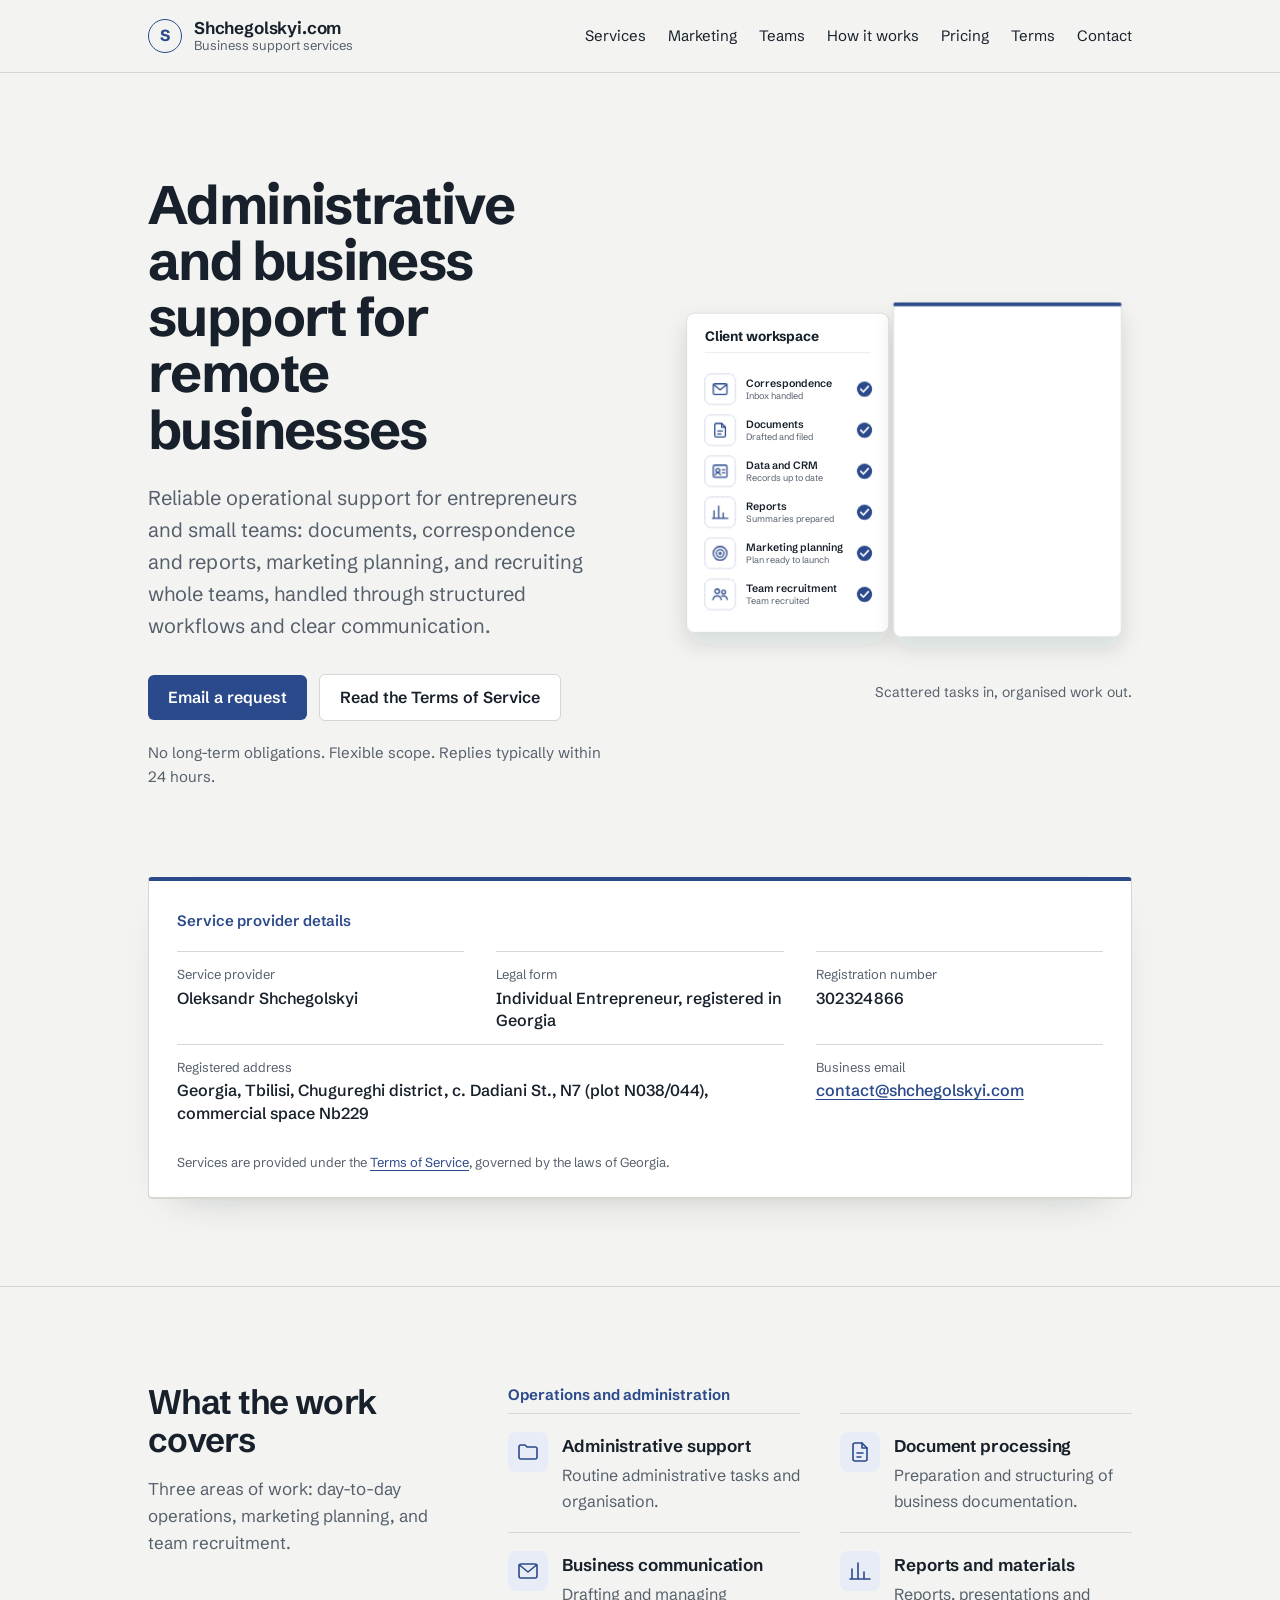
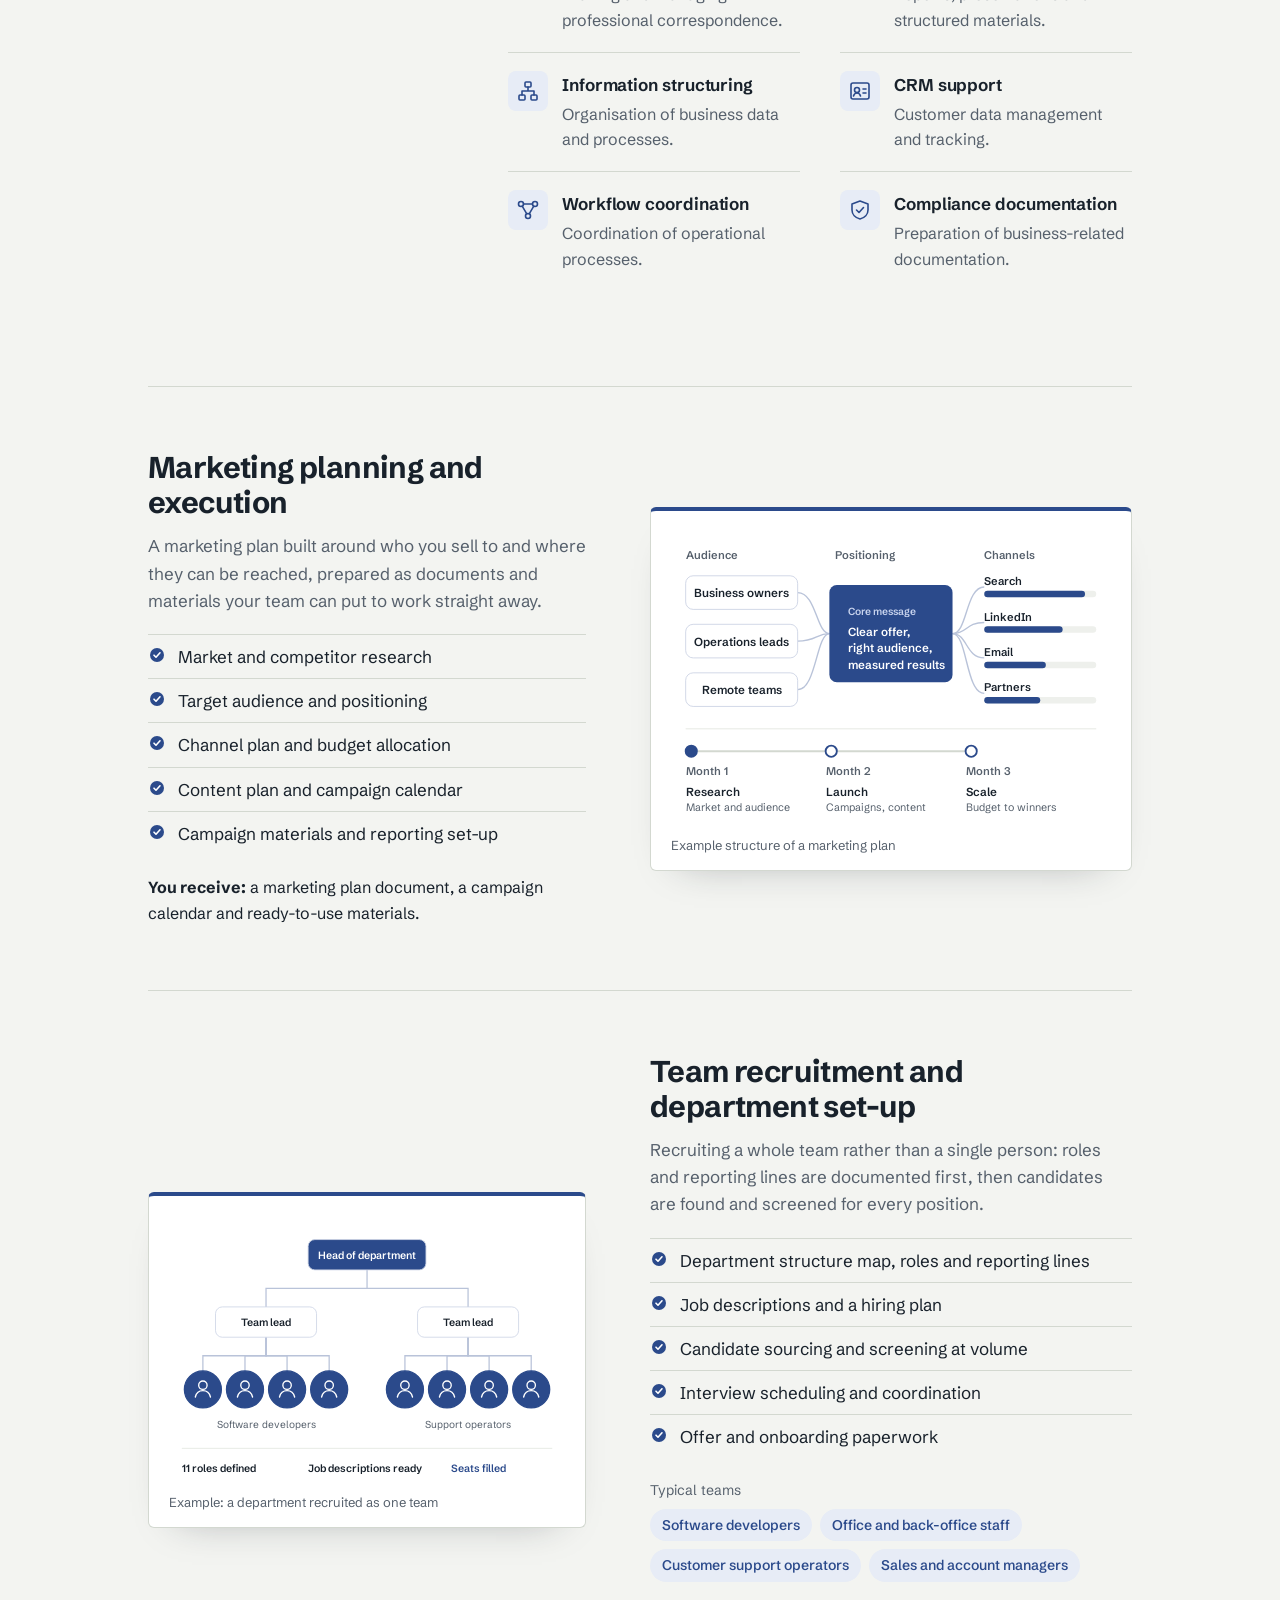
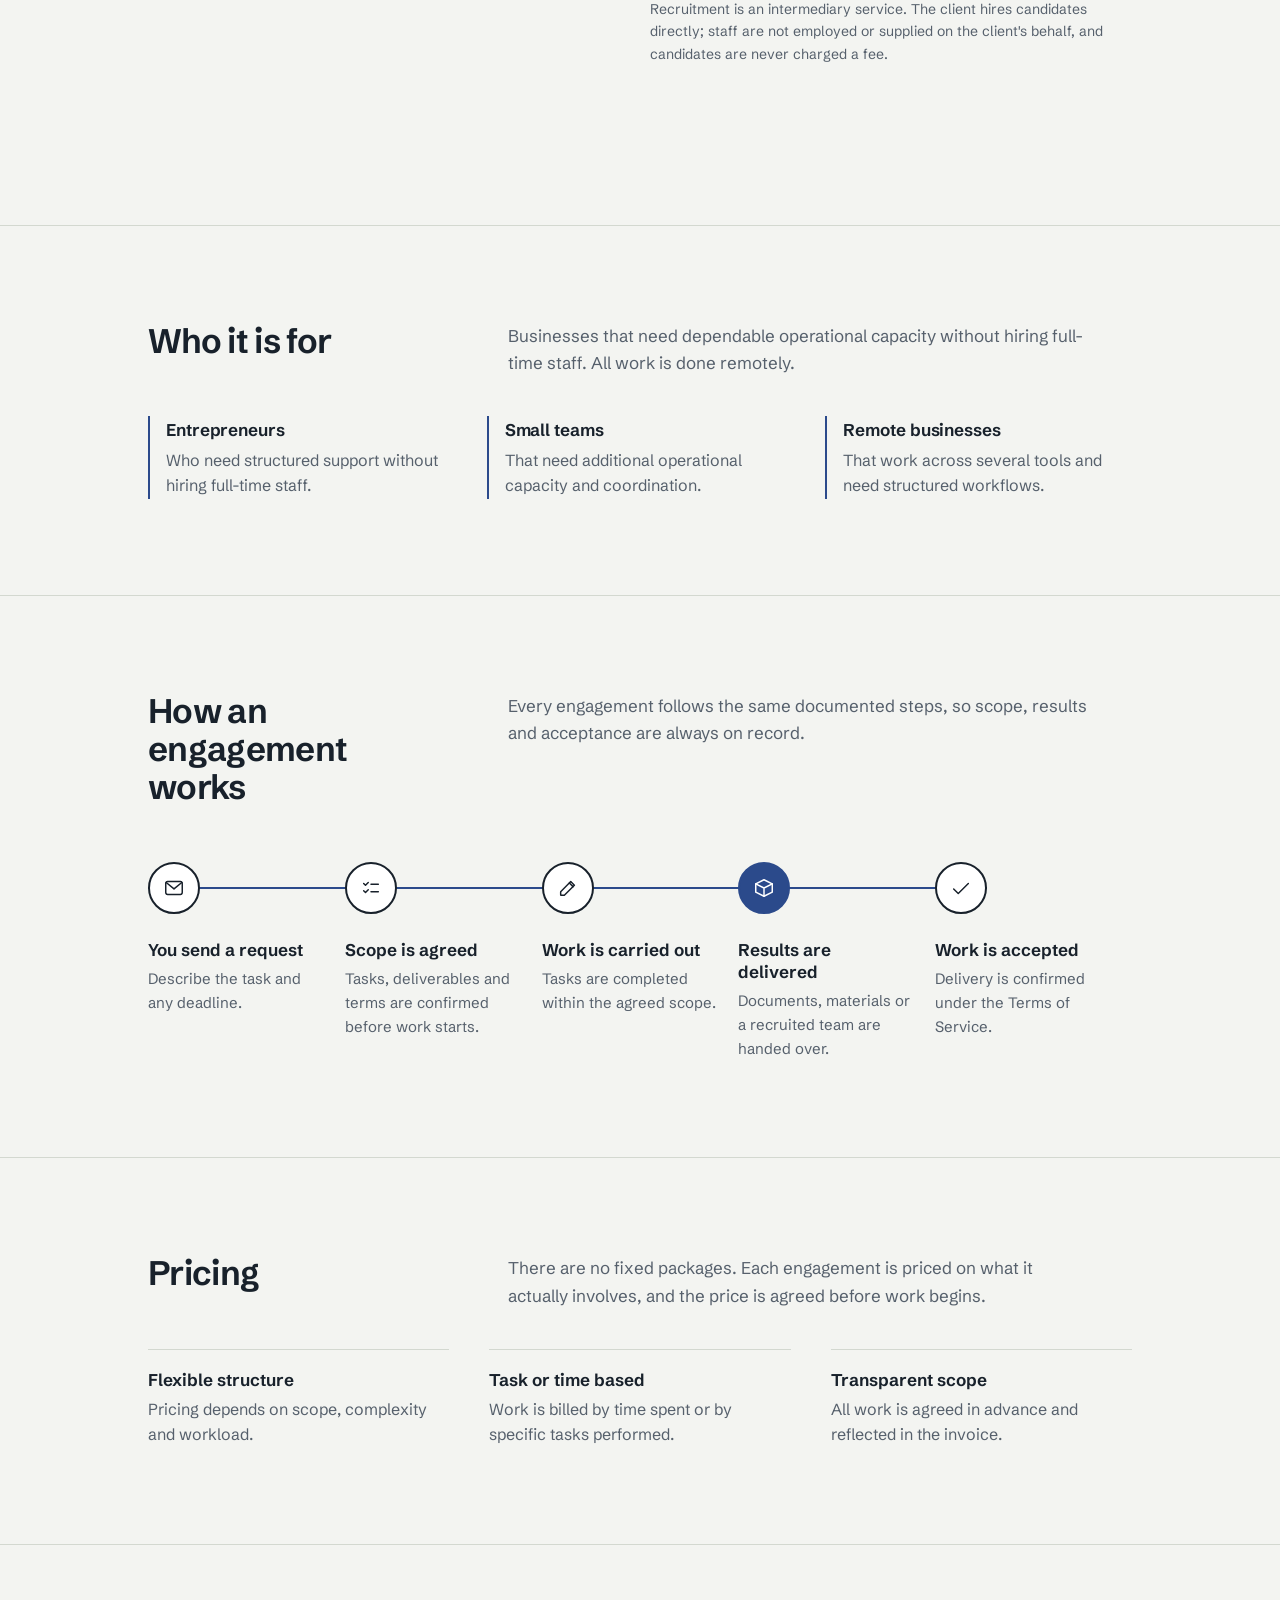
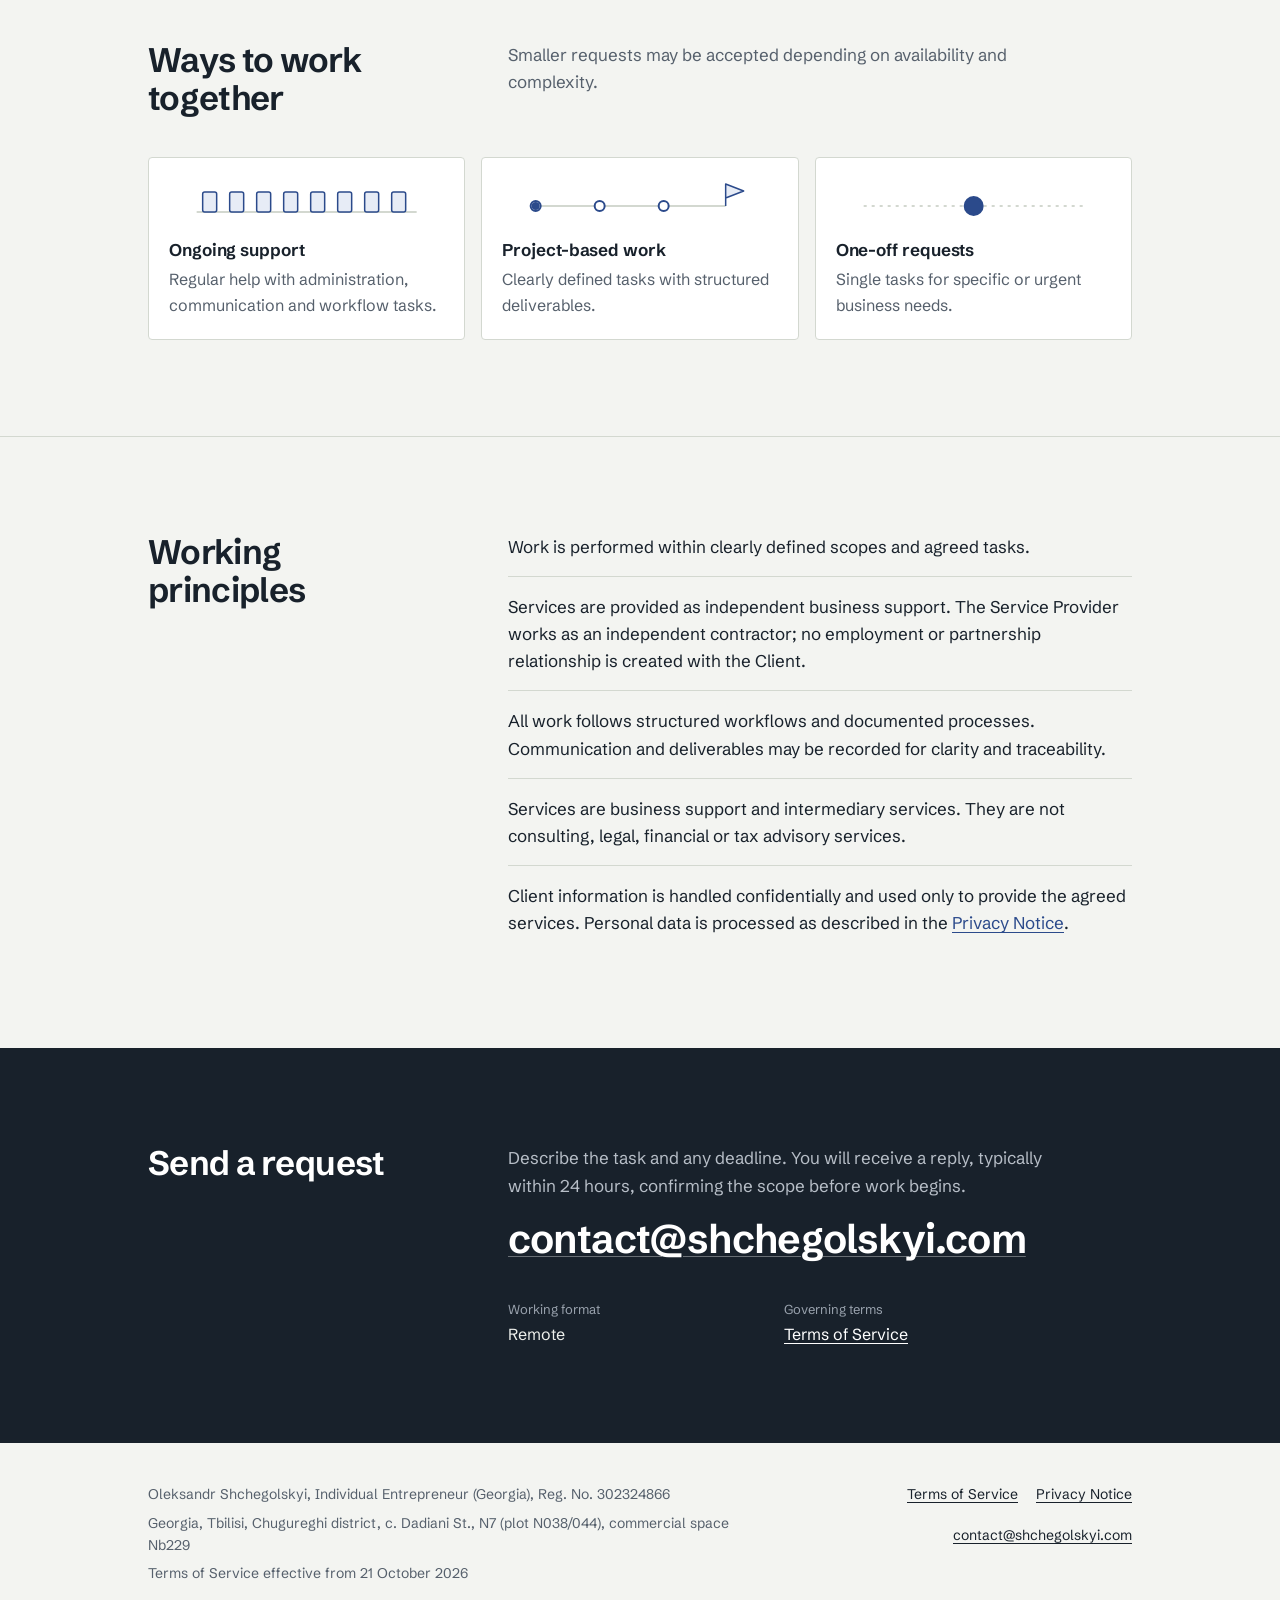
<file: index.html>
<!DOCTYPE html>
<html lang="en">
<head>
<meta charset="UTF-8">
<meta name="viewport" content="width=device-width, initial-scale=1.0">
<title>Shchegolskyi.com — Business Support Services</title>
<meta name="description" content="Administrative and operational support for entrepreneurs and remote businesses. Individual Entrepreneur registered in Georgia, Reg. No. 302324866.">
<link rel="canonical" href="https://shchegolskyi.com/">
<meta property="og:type" content="website">
<meta property="og:url" content="https://shchegolskyi.com/">
<meta property="og:title" content="Shchegolskyi.com — Business Support Services">
<meta property="og:description" content="Administrative and operational support for entrepreneurs and remote businesses. Registered in Georgia.">
<meta name="theme-color" content="#2b4a8b">
<link rel="icon" href="data:image/svg+xml,%3Csvg xmlns='http://www.w3.org/2000/svg' viewBox='0 0 32 32'%3E%3Ccircle cx='16' cy='16' r='14.5' fill='%23fff' stroke='%232b4a8b' stroke-width='2'/%3E%3Ctext x='16' y='21.5' text-anchor='middle' font-family='Arial' font-weight='700' font-size='15' fill='%232b4a8b'%3ES%3C/text%3E%3C/svg%3E">
<link rel="preload" href="assets/fonts/schibsted-grotesk-latin-wght-normal.woff2" as="font" type="font/woff2" crossorigin>
<link rel="stylesheet" href="assets/site.css">
<script type="application/ld+json">
{
  "@context": "https://schema.org",
  "@type": "ProfessionalService",
  "name": "Shchegolskyi.com",
  "url": "https://shchegolskyi.com/",
  "email": "contact@shchegolskyi.com",
  "founder": { "@type": "Person", "name": "Oleksandr Shchegolskyi" },
  "identifier": { "@type": "PropertyValue", "propertyID": "Georgian business registration number", "value": "302324866" },
  "address": {
    "@type": "PostalAddress",
    "streetAddress": "c. Dadiani St., N7 (plot N038/044), commercial space Nb229, Chugureghi district",
    "addressLocality": "Tbilisi",
    "addressCountry": "GE"
  },
  "areaServed": "Worldwide",
  "description": "Administrative and operational business support, marketing planning and team recruitment for entrepreneurs, small teams and remote businesses."
}
</script>
<style id="hero-mix">
.mix .t-h{font:700 18px var(--font);fill:#18212b;letter-spacing:-.01em}
.mix .t-s{font:500 11px var(--font);fill:#8a929c}
.mix .t-b{font:600 12.5px var(--font);fill:#18212b}
.mix .t-m{font:400 11.5px var(--font);fill:#56606c}
.mix .t-th{font:600 11px var(--font);fill:#56606c}
.mix .t-dt{font:700 15px var(--font);fill:#18212b}
.mix .t-ini{font:700 11px var(--font);fill:#2b4a8b}
.mix .t-kpi{font:700 30px var(--font);fill:#18212b;letter-spacing:-.02em}
.mix .t-up{font:600 12px var(--font);fill:#2f6b4f}
.mix .t-v{font:600 11.5px var(--font);fill:#18212b}
.mix .p{font:600 10.5px var(--font)}
.mix .t-badge{font:650 14px var(--font);fill:#fff}
.mix .fly,.mix .paper,.mix .tile,.mix .ok,.mix .done,.mix .card,.mix .panel,.mix .sc,.mix .it,.mix .gb{transform-box:fill-box;transform-origin:center}
.mix .gb{transform-origin:center bottom} .mix .hb{transform-box:fill-box;transform-origin:left center}
.mix .hl{opacity:0} .mix .hl[style*="--s:0"]{opacity:1}
.mix .sc:not([style*="--s:0"]){opacity:0}
@media (prefers-reduced-motion:no-preference){
 .mix .fly{animation:m-fade .45s ease both calc(var(--i)*.1s),m-land 1.1s cubic-bezier(.65,0,.2,1) both calc(1s + var(--i)*.16s)}
 .mix .paper{animation:m-out .35s ease both calc(1.75s + var(--i)*.16s)}
 .mix .tile{animation:m-fade .35s ease both calc(1.75s + var(--i)*.16s)}
 .mix .panel{animation:m-fade .6s ease both 1.1s}
 .mix .slot{animation:m-fade .5s ease both 1.2s}
 .mix .lbl{animation:m-fade .4s ease both calc(2.05s + var(--i)*.16s)}
 .mix .ok{animation:m-pop .4s cubic-bezier(.3,1.5,.5,1) both calc(2.4s + var(--i)*.16s)}
 .mix .card{animation:m-slide .8s cubic-bezier(.2,.7,.2,1) both 3.05s}
 .mix .hl,.mix .hl[style*="--s:0"]{opacity:0;animation:m-hl 24s ease infinite both calc(3.4s + var(--s)*4s)}
 .mix .sc,.mix .sc:not([style*="--s:0"]){opacity:0;animation:m-scene 24s ease infinite both calc(3.4s + var(--s)*4s)}
 .mix .sc .it{animation:m-item 24s ease-out infinite both calc(3.4s + var(--s)*4s + .25s + var(--k)*.12s)}
 .mix .sc .hb{animation:m-hbar 24s ease-out infinite both calc(3.4s + var(--s)*4s + .5s)}
 .mix .sc .gb{animation:m-bar 24s ease-out infinite both calc(3.4s + var(--s)*4s + .45s)}
 .mix .sc .done{animation:m-done 24s cubic-bezier(.3,1.5,.5,1) infinite both calc(3.4s + var(--s)*4s + 1.3s)}
}
@keyframes m-fade{from{opacity:0}to{opacity:1}}
@keyframes m-out{from{opacity:1}to{opacity:0}}
@keyframes m-land{from{transform:translate(var(--dx),var(--dy)) rotate(var(--r)) scale(2.1)}to{transform:none}}
@keyframes m-pop{from{opacity:0;transform:scale(.4)}to{opacity:1;transform:scale(1)}}
@keyframes m-slide{from{opacity:0;transform:translateX(40px)}to{opacity:1;transform:none}}
@keyframes m-hl{0%{opacity:0}2%{opacity:1}15.3%{opacity:1}16.9%{opacity:0}100%{opacity:0}}
@keyframes m-scene{0%{opacity:0;transform:translateY(10px)}2%{opacity:1;transform:none}15.3%{opacity:1;transform:none}16.9%{opacity:0;transform:translateY(-8px)}100%{opacity:0}}
@keyframes m-item{0%{opacity:0;transform:translateX(14px)}2%{opacity:1;transform:none}100%{opacity:1;transform:none}}
@keyframes m-bar{0%{transform:scaleY(0)}2.7%{transform:scaleY(1)}100%{transform:scaleY(1)}}
@keyframes m-hbar{0%{transform:scaleX(0)}2.7%{transform:scaleX(1)}100%{transform:scaleX(1)}}
@keyframes m-done{0%{opacity:0;transform:scale(.4)}1.7%{opacity:1;transform:scale(1)}100%{opacity:1;transform:scale(1)}}
@media (prefers-reduced-motion:reduce){.mix .paper{display:none}}
</style>
</head>
<body>
<a class="skip" href="#main">Skip to content</a>

<header class="site-head">
  <div class="wrap">
    <a class="brand" href="index.html" aria-label="Shchegolskyi.com, home">
      <span class="brand-mark" aria-hidden="true">S</span>
      <span class="brand-name">Shchegolskyi.com<small>Business support services</small></span>
    </a>
    <nav class="site-nav" aria-label="Main">
      <a href="#services">Services</a>
      <a href="#marketing">Marketing</a>
      <a href="#teams">Teams</a>
      <a href="#process">How it works</a>
      <a href="#pricing">Pricing</a>
      <a href="terms/index.html">Terms</a>
      <a href="#contact">Contact</a>
    </nav>
  </div>
</header>

<main id="main">

<section class="hero" aria-labelledby="hero-title">
  <div class="wrap">
    <div class="hero-copy">
      <h1 id="hero-title">Administrative and business support for remote businesses</h1>
      <p class="lede">Reliable operational support for entrepreneurs and small teams: documents, correspondence and reports, marketing planning, and recruiting whole teams, handled through structured workflows and clear communication.</p>
      <div class="actions">
        <a class="btn btn-primary" href="mailto:contact@shchegolskyi.com">Email a request</a>
        <a class="btn btn-plain" href="terms/index.html">Read the Terms of Service</a>
      </div>
      <p class="note">No long-term obligations. Flexible scope. Replies typically within 24 hours.</p>
    </div>

    <figure class="hero-art mix" aria-hidden="true">
<svg viewBox="0 0 600 540" xmlns="http://www.w3.org/2000/svg" role="presentation">
<defs><filter id="soft" x="-20%" y="-20%" width="140%" height="140%"><feDropShadow dx="0" dy="14" stdDeviation="14" flood-color="#18212b" flood-opacity=".13"/></filter></defs>
<g class="panel" filter="url(#soft)"><rect x="14" y="66" width="266" height="420" rx="10" fill="#fff" stroke="#d3d8d0"/>
<text x="38" y="102" class="t-h">Client workspace</text><line x1="38" y1="118" x2="256" y2="118" stroke="#e3e7e0"/></g>
<g class="row" style="--i:0">
  <rect class="hl" style="--s:0" x="26" y="139" width="242" height="54" rx="8" fill="#e7ecf6"/>
  <rect class="slot" x="38" y="146" width="40" height="40" rx="8" fill="none" stroke="#d3d8d0" stroke-dasharray="3 4"/>
  <text x="92" y="163" class="t-label lbl" style="font-size:14px">Correspondence</text>
  <text x="92" y="179" class="t-row lbl" style="font-size:12px">Inbox handled</text>
  <g transform="translate(248 166)"><g class="ok"><circle r="10" fill="#2b4a8b"/><path d="M-5 0 l3.5 3.5 l6.5 -7" fill="none" stroke="#fff" stroke-width="2.2" stroke-linecap="round" stroke-linejoin="round"/></g></g>
</g><g class="row" style="--i:1">
  <rect class="hl" style="--s:1" x="26" y="193" width="242" height="54" rx="8" fill="#e7ecf6"/>
  <rect class="slot" x="38" y="200" width="40" height="40" rx="8" fill="none" stroke="#d3d8d0" stroke-dasharray="3 4"/>
  <text x="92" y="217" class="t-label lbl" style="font-size:14px">Documents</text>
  <text x="92" y="233" class="t-row lbl" style="font-size:12px">Drafted and filed</text>
  <g transform="translate(248 220)"><g class="ok"><circle r="10" fill="#2b4a8b"/><path d="M-5 0 l3.5 3.5 l6.5 -7" fill="none" stroke="#fff" stroke-width="2.2" stroke-linecap="round" stroke-linejoin="round"/></g></g>
</g><g class="row" style="--i:2">
  <rect class="hl" style="--s:2" x="26" y="247" width="242" height="54" rx="8" fill="#e7ecf6"/>
  <rect class="slot" x="38" y="254" width="40" height="40" rx="8" fill="none" stroke="#d3d8d0" stroke-dasharray="3 4"/>
  <text x="92" y="271" class="t-label lbl" style="font-size:14px">Data and CRM</text>
  <text x="92" y="287" class="t-row lbl" style="font-size:12px">Records up to date</text>
  <g transform="translate(248 274)"><g class="ok"><circle r="10" fill="#2b4a8b"/><path d="M-5 0 l3.5 3.5 l6.5 -7" fill="none" stroke="#fff" stroke-width="2.2" stroke-linecap="round" stroke-linejoin="round"/></g></g>
</g><g class="row" style="--i:3">
  <rect class="hl" style="--s:3" x="26" y="301" width="242" height="54" rx="8" fill="#e7ecf6"/>
  <rect class="slot" x="38" y="308" width="40" height="40" rx="8" fill="none" stroke="#d3d8d0" stroke-dasharray="3 4"/>
  <text x="92" y="325" class="t-label lbl" style="font-size:14px">Reports</text>
  <text x="92" y="341" class="t-row lbl" style="font-size:12px">Summaries prepared</text>
  <g transform="translate(248 328)"><g class="ok"><circle r="10" fill="#2b4a8b"/><path d="M-5 0 l3.5 3.5 l6.5 -7" fill="none" stroke="#fff" stroke-width="2.2" stroke-linecap="round" stroke-linejoin="round"/></g></g>
</g><g class="row" style="--i:4">
  <rect class="hl" style="--s:4" x="26" y="355" width="242" height="54" rx="8" fill="#e7ecf6"/>
  <rect class="slot" x="38" y="362" width="40" height="40" rx="8" fill="none" stroke="#d3d8d0" stroke-dasharray="3 4"/>
  <text x="92" y="379" class="t-label lbl" style="font-size:14px">Marketing planning</text>
  <text x="92" y="395" class="t-row lbl" style="font-size:12px">Plan ready to launch</text>
  <g transform="translate(248 382)"><g class="ok"><circle r="10" fill="#2b4a8b"/><path d="M-5 0 l3.5 3.5 l6.5 -7" fill="none" stroke="#fff" stroke-width="2.2" stroke-linecap="round" stroke-linejoin="round"/></g></g>
</g><g class="row" style="--i:5">
  <rect class="hl" style="--s:5" x="26" y="409" width="242" height="54" rx="8" fill="#e7ecf6"/>
  <rect class="slot" x="38" y="416" width="40" height="40" rx="8" fill="none" stroke="#d3d8d0" stroke-dasharray="3 4"/>
  <text x="92" y="433" class="t-label lbl" style="font-size:14px">Team recruitment</text>
  <text x="92" y="449" class="t-row lbl" style="font-size:12px">Team recruited</text>
  <g transform="translate(248 436)"><g class="ok"><circle r="10" fill="#2b4a8b"/><path d="M-5 0 l3.5 3.5 l6.5 -7" fill="none" stroke="#fff" stroke-width="2.2" stroke-linecap="round" stroke-linejoin="round"/></g></g>
</g>
<g class="card">
  <g filter="url(#soft)"><rect x="286" y="52" width="300" height="440" rx="10" fill="#fff" stroke="#d3d8d0"/></g>
  <rect x="286" y="52" width="300" height="5" rx="2" fill="#2b4a8b"/>
  <g transform="translate(286 52)"><g class="sc" style="--s:0"><text x="20" y="40" class="t-h">Correspondence</text><text x="280" y="40" text-anchor="end" class="t-s">Sample</text><text x="20" y="60" class="t-row">4 threads handled today</text><line x1="20" y1="74" x2="280" y2="74" stroke="#e3e7e0"/><g class="it" style="--k:0"><circle cx="38" cy="106" r="15" fill="#e7ecf6"/><text x="38" y="110.5" text-anchor="middle" class="t-ini">SC</text>
<text x="62" y="100" class="t-b">Supplier contract, revised draft</text><text x="62" y="116" class="t-m">Comments merged, sent for signing</text><rect x="62" y="124" width="60" height="18" rx="9" fill="#e3f0e8"/><text x="92" y="136.5" text-anchor="middle" class="p" fill="#2f6b4f">Replied</text>
<line x1="20" y1="152" x2="280" y2="152" stroke="#eef0ec"/></g><g class="it" style="--k:1"><circle cx="38" cy="178" r="15" fill="#e7ecf6"/><text x="38" y="182.5" text-anchor="middle" class="t-ini">LP</text>
<text x="62" y="172" class="t-b">Invoice query from logistics partner</text><text x="62" y="188" class="t-m">Payment dates confirmed</text><rect x="62" y="196" width="66" height="18" rx="9" fill="#e3f0e8"/><text x="95" y="208.5" text-anchor="middle" class="p" fill="#2f6b4f">Resolved</text>
<line x1="20" y1="224" x2="280" y2="224" stroke="#eef0ec"/></g><g class="it" style="--k:2"><circle cx="38" cy="250" r="15" fill="#e7ecf6"/><text x="38" y="254.5" text-anchor="middle" class="t-ini">PT</text>
<text x="62" y="244" class="t-b">Meeting request: planning session</text><text x="62" y="260" class="t-m">Booked for Thursday, 11:00</text><rect x="62" y="268" width="73" height="18" rx="9" fill="#e7ecf6"/><text x="98" y="280.5" text-anchor="middle" class="p" fill="#2b4a8b">Scheduled</text>
<line x1="20" y1="296" x2="280" y2="296" stroke="#eef0ec"/></g><g class="it" style="--k:3"><circle cx="38" cy="322" r="15" fill="#e7ecf6"/><text x="38" y="326.5" text-anchor="middle" class="t-ini">WF</text>
<text x="62" y="316" class="t-b">New enquiry via website form</text><text x="62" y="332" class="t-m">Contact added, intro email sent</text><rect x="62" y="340" width="92" height="18" rx="9" fill="#f5ecdc"/><text x="108" y="352.5" text-anchor="middle" class="p" fill="#86621f">Added to CRM</text>
<line x1="20" y1="368" x2="280" y2="368" stroke="#eef0ec"/></g><g transform="translate(218 402)"><g class="done"><rect x="-62" y="-17" width="124" height="34" rx="17" fill="#2b4a8b"/><g transform="translate(-38 0)"><path d="M-5 0 l3.5 3.5 l6.5 -7" fill="none" stroke="#fff" stroke-width="2.2" stroke-linecap="round" stroke-linejoin="round"/></g><text x="-24" y="5" class="t-badge">Completed</text></g></g></g><g class="sc" style="--s:1"><text x="20" y="40" class="t-h">Documents</text><text x="280" y="40" text-anchor="end" class="t-s">Sample</text><text x="20" y="60" class="t-row">Procedure drafted and approved</text><line x1="20" y1="74" x2="280" y2="74" stroke="#e3e7e0"/><g class="it" style="--k:0"><text x="20" y="104" class="t-dt">Supplier onboarding procedure</text><rect x="20" y="114" width="136" height="18" rx="9" fill="#e3f0e8"/><text x="88" y="126.5" text-anchor="middle" class="p" fill="#2f6b4f">Version 2, approved</text></g><g class="it" style="--k:1"><text x="20" y="160" class="t-b">1. Collect company details</text><text x="34" y="178" class="t-m">Legal name, registration and contacts</text></g><g class="it" style="--k:2"><text x="20" y="212" class="t-b">2. Verify bank and tax data</text><text x="34" y="230" class="t-m">Checked against official documents</text></g><g class="it" style="--k:3"><text x="20" y="264" class="t-b">3. Sign framework agreement</text><text x="34" y="282" class="t-m">Template with agreed payment terms</text></g><g class="it" style="--k:4"><text x="20" y="316" class="t-b">4. Add to supplier register</text><text x="34" y="334" class="t-m">Owner assigned, review in 12 months</text></g><g transform="translate(218 402)"><g class="done"><rect x="-62" y="-17" width="124" height="34" rx="17" fill="#2b4a8b"/><g transform="translate(-38 0)"><path d="M-5 0 l3.5 3.5 l6.5 -7" fill="none" stroke="#fff" stroke-width="2.2" stroke-linecap="round" stroke-linejoin="round"/></g><text x="-24" y="5" class="t-badge">Completed</text></g></g></g><g class="sc" style="--s:2"><text x="20" y="40" class="t-h">Data and CRM</text><text x="280" y="40" text-anchor="end" class="t-s">Sample</text><text x="20" y="60" class="t-row">Pipeline cleaned and updated</text><line x1="20" y1="74" x2="280" y2="74" stroke="#e3e7e0"/><g class="it" style="--k:0"><rect x="14" y="84" width="272" height="26" rx="5" fill="#f3f4f1"/><text x="22" y="101" class="t-th">Client</text><text x="134" y="101" class="t-th">Stage</text><text x="212" y="101" class="t-th">Next step</text></g><g class="it" style="--k:1"><text x="22" y="138" class="t-b">Harbor Supply Co.</text><rect x="130" y="125" width="74" height="18" rx="9" fill="#e7ecf6"/><text x="167" y="137.5" text-anchor="middle" class="p" fill="#2b4a8b">Proposal</text><text x="212" y="138" class="t-m">Call on Friday</text><line x1="20" y1="154" x2="280" y2="154" stroke="#eef0ec"/></g><g class="it" style="--k:2"><text x="22" y="184" class="t-b">Linden Studio</text><rect x="130" y="171" width="74" height="18" rx="9" fill="#e3f0e8"/><text x="167" y="183.5" text-anchor="middle" class="p" fill="#2f6b4f">Won</text><text x="212" y="184" class="t-m">Kick-off call</text><line x1="20" y1="200" x2="280" y2="200" stroke="#eef0ec"/></g><g class="it" style="--k:3"><text x="22" y="230" class="t-b">Meridian Foods</text><rect x="130" y="217" width="74" height="18" rx="9" fill="#eceeea"/><text x="167" y="229.5" text-anchor="middle" class="p" fill="#56606c">Lead</text><text x="212" y="230" class="t-m">Intro email</text><line x1="20" y1="246" x2="280" y2="246" stroke="#eef0ec"/></g><g class="it" style="--k:4"><text x="22" y="276" class="t-b">Northgate Retail</text><rect x="130" y="263" width="74" height="18" rx="9" fill="#f5ecdc"/><text x="167" y="275.5" text-anchor="middle" class="p" fill="#86621f">Negotiation</text><text x="212" y="276" class="t-m">Revise terms</text><line x1="20" y1="292" x2="280" y2="292" stroke="#eef0ec"/></g><g class="it" style="--k:5"><text x="22" y="322" class="t-b">Alder &amp; Finch</text><rect x="130" y="309" width="74" height="18" rx="9" fill="#e7ecf6"/><text x="167" y="321.5" text-anchor="middle" class="p" fill="#2b4a8b">Proposal</text><text x="212" y="322" class="t-m">Send deck</text><line x1="20" y1="338" x2="280" y2="338" stroke="#eef0ec"/></g><g transform="translate(218 402)"><g class="done"><rect x="-62" y="-17" width="124" height="34" rx="17" fill="#2b4a8b"/><g transform="translate(-38 0)"><path d="M-5 0 l3.5 3.5 l6.5 -7" fill="none" stroke="#fff" stroke-width="2.2" stroke-linecap="round" stroke-linejoin="round"/></g><text x="-24" y="5" class="t-badge">Completed</text></g></g></g><g class="sc" style="--s:3"><text x="20" y="40" class="t-h">Reports</text><text x="280" y="40" text-anchor="end" class="t-s">Sample</text><text x="20" y="60" class="t-row">Monthly operations summary</text><line x1="20" y1="74" x2="280" y2="74" stroke="#e3e7e0"/><g class="it" style="--k:0"><text x="20" y="104" class="t-m">Orders processed</text><text x="20" y="132" class="t-kpi">530</text><text x="84" y="132" class="t-up">+29% since July</text></g><g class="it" style="--k:1"><rect class="gb" x="32" y="201" width="40" height="117" rx="4" fill="#cfd6e6"/><text x="52" y="193" text-anchor="middle" class="t-v">412</text><text x="52" y="336" text-anchor="middle" class="t-m">Jul</text></g><g class="it" style="--k:2"><rect class="gb" x="96" y="180" width="40" height="138" rx="4" fill="#cfd6e6"/><text x="116" y="172" text-anchor="middle" class="t-v">488</text><text x="116" y="336" text-anchor="middle" class="t-m">Aug</text></g><g class="it" style="--k:3"><rect class="gb" x="160" y="189" width="40" height="129" rx="4" fill="#cfd6e6"/><text x="180" y="181" text-anchor="middle" class="t-v">455</text><text x="180" y="336" text-anchor="middle" class="t-m">Sep</text></g><g class="it" style="--k:4"><rect class="gb" x="224" y="168" width="40" height="150" rx="4" fill="#2b4a8b"/><text x="244" y="160" text-anchor="middle" class="t-v">530</text><text x="244" y="336" text-anchor="middle" class="t-m">Oct</text></g><line x1="20" y1="318" x2="280" y2="318" stroke="#18212b" stroke-width="1.2"/><g transform="translate(218 402)"><g class="done"><rect x="-62" y="-17" width="124" height="34" rx="17" fill="#2b4a8b"/><g transform="translate(-38 0)"><path d="M-5 0 l3.5 3.5 l6.5 -7" fill="none" stroke="#fff" stroke-width="2.2" stroke-linecap="round" stroke-linejoin="round"/></g><text x="-24" y="5" class="t-badge">Completed</text></g></g></g><g class="sc" style="--s:4"><text x="20" y="40" class="t-h">Marketing plan</text><text x="280" y="40" text-anchor="end" class="t-s">Sample</text><text x="20" y="60" class="t-row">Launch plan for a new service</text><line x1="20" y1="74" x2="280" y2="74" stroke="#e3e7e0"/><g class="it" style="--k:0"><text x="20" y="100" class="t-th">Target segments</text><rect x="20" y="108" width="110" height="18" rx="9" fill="#e7ecf6"/><text x="75" y="120.5" text-anchor="middle" class="p" fill="#2b4a8b">Business owners</text><rect x="138" y="108" width="117" height="18" rx="9" fill="#e7ecf6"/><text x="196" y="120.5" text-anchor="middle" class="p" fill="#2b4a8b">Operations leads</text></g><g class="it" style="--k:1"><text x="20" y="156" class="t-th">Channel mix</text></g><g class="it" style="--k:2"><text x="20" y="181" class="t-m">Search</text><rect x="92" y="171" width="160" height="12" rx="6" fill="#eef0ec"/><rect class="hb" x="92" y="171" width="154" height="12" rx="6" fill="#2b4a8b"/><text x="280" y="181" text-anchor="end" class="t-v">35%</text></g><g class="it" style="--k:3"><text x="20" y="209" class="t-m">LinkedIn</text><rect x="92" y="199" width="160" height="12" rx="6" fill="#eef0ec"/><rect class="hb" x="92" y="199" width="110" height="12" rx="6" fill="#9fb0d3"/><text x="280" y="209" text-anchor="end" class="t-v">25%</text></g><g class="it" style="--k:4"><text x="20" y="237" class="t-m">Email</text><rect x="92" y="227" width="160" height="12" rx="6" fill="#eef0ec"/><rect class="hb" x="92" y="227" width="88" height="12" rx="6" fill="#9fb0d3"/><text x="280" y="237" text-anchor="end" class="t-v">20%</text></g><g class="it" style="--k:5"><text x="20" y="265" class="t-m">Partners</text><rect x="92" y="255" width="160" height="12" rx="6" fill="#eef0ec"/><rect class="hb" x="92" y="255" width="88" height="12" rx="6" fill="#9fb0d3"/><text x="280" y="265" text-anchor="end" class="t-v">20%</text></g><g class="it" style="--k:6"><text x="20" y="300" class="t-th">90-day roadmap</text><rect x="20" y="310" width="82" height="44" rx="6" fill="#2b4a8b"/><text x="30" y="328" class="t-th" fill="#c9d4ee" style="fill:#c9d4ee">Month 1</text><text x="30" y="345" class="t-b" style="fill:#fff">Research</text><rect x="108" y="310" width="82" height="44" rx="6" fill="#f3f4f1"/><text x="118" y="328" class="t-th" fill="#56606c" style="fill:#56606c">Month 2</text><text x="118" y="345" class="t-b" style="fill:#18212b">Launch</text><rect x="196" y="310" width="82" height="44" rx="6" fill="#f3f4f1"/><text x="206" y="328" class="t-th" fill="#56606c" style="fill:#56606c">Month 3</text><text x="206" y="345" class="t-b" style="fill:#18212b">Scale</text></g><g transform="translate(218 402)"><g class="done"><rect x="-62" y="-17" width="124" height="34" rx="17" fill="#2b4a8b"/><g transform="translate(-38 0)"><path d="M-5 0 l3.5 3.5 l6.5 -7" fill="none" stroke="#fff" stroke-width="2.2" stroke-linecap="round" stroke-linejoin="round"/></g><text x="-24" y="5" class="t-badge">Completed</text></g></g></g><g class="sc" style="--s:5"><text x="20" y="40" class="t-h">Team recruitment</text><text x="280" y="40" text-anchor="end" class="t-s">Sample</text><text x="20" y="60" class="t-row">Customer support team, 10 roles</text><line x1="20" y1="74" x2="280" y2="74" stroke="#e3e7e0"/><g class="it" style="--k:0"><rect class="hb" x="20" y="88" width="260" height="36" rx="6" fill="#e7ecf6"/><text x="32" y="111" class="t-b" style="fill:#2b4a8b;font-size:12px">Candidates sourced</text><text x="268" y="111" text-anchor="end" class="t-v" style="fill:#2b4a8b">240</text></g><g class="it" style="--k:1"><rect class="hb" x="37" y="134" width="226" height="36" rx="6" fill="#cfd6e6"/><text x="49" y="157" class="t-b" style="fill:#2b4a8b;font-size:12px">Screened</text><text x="251" y="157" text-anchor="end" class="t-v" style="fill:#2b4a8b">62</text></g><g class="it" style="--k:2"><rect class="hb" x="54" y="180" width="192" height="36" rx="6" fill="#9fb0d3"/><text x="66" y="203" class="t-b" style="fill:#18212b;font-size:12px">Interviewed</text><text x="234" y="203" text-anchor="end" class="t-v" style="fill:#18212b">24</text></g><g class="it" style="--k:3"><rect class="hb" x="71" y="226" width="158" height="36" rx="6" fill="#6f86b8"/><text x="83" y="249" class="t-b" style="fill:#fff;font-size:12px">Shortlisted to client</text><text x="217" y="249" text-anchor="end" class="t-v" style="fill:#fff">14</text></g><g class="it" style="--k:4"><rect class="hb" x="88" y="272" width="124" height="36" rx="6" fill="#2b4a8b"/><text x="100" y="295" class="t-b" style="fill:#fff;font-size:12px">Hired by client</text><text x="200" y="295" text-anchor="end" class="t-v" style="fill:#fff">10</text></g><g class="it" style="--k:5"><text x="20" y="342" class="t-m">Candidates are hired directly by the client.</text><text x="20" y="358" class="t-m">No fees charged to candidates.</text></g><g transform="translate(218 402)"><g class="done"><rect x="-62" y="-17" width="124" height="34" rx="17" fill="#2b4a8b"/><g transform="translate(-38 0)"><path d="M-5 0 l3.5 3.5 l6.5 -7" fill="none" stroke="#fff" stroke-width="2.2" stroke-linecap="round" stroke-linejoin="round"/></g><text x="-24" y="5" class="t-badge">Completed</text></g></g></g></g>
</g>
<g class="fly" style="--i:0;--dx:330px;--dy:-100px;--r:-12deg">
  <g class="paper"><rect x="31" y="140" width="54" height="56" rx="3" fill="#fff" stroke="#c9cfc6"/>
    <rect x="41" y="179" width="38" height="3" rx="1.5" fill="#dfe3dc"/><rect x="41" y="186" width="28" height="3" rx="1.5" fill="#dfe3dc"/></g>
  <g class="tile"><rect x="38" y="146" width="40" height="40" rx="8" fill="#fff" stroke="#cfd6e6"/></g>
  <g transform="translate(46 154)" fill="none" stroke="#2b4a8b" stroke-width="1.7" stroke-linecap="round" stroke-linejoin="round"><rect x="3" y="5" width="18" height="14" rx="2"/><path d="m3.5 6 8.5 7 8.5-7"/></g>
</g><g class="fly" style="--i:1;--dx:420px;--dy:0px;--r:9deg">
  <g class="paper"><rect x="31" y="194" width="54" height="56" rx="3" fill="#fff" stroke="#c9cfc6"/>
    <rect x="41" y="233" width="38" height="3" rx="1.5" fill="#dfe3dc"/><rect x="41" y="240" width="28" height="3" rx="1.5" fill="#dfe3dc"/></g>
  <g class="tile"><rect x="38" y="200" width="40" height="40" rx="8" fill="#fff" stroke="#cfd6e6"/></g>
  <g transform="translate(46 208)" fill="none" stroke="#2b4a8b" stroke-width="1.7" stroke-linecap="round" stroke-linejoin="round"><path d="M7 3h7l5 5v11a2 2 0 0 1-2 2H7a2 2 0 0 1-2-2V5a2 2 0 0 1 2-2z"/><path d="M14 3v5h5M9 13h6M9 17h4"/></g>
</g><g class="fly" style="--i:2;--dx:250px;--dy:-30px;--r:-6deg">
  <g class="paper"><rect x="31" y="248" width="54" height="56" rx="3" fill="#fff" stroke="#c9cfc6"/>
    <rect x="41" y="287" width="38" height="3" rx="1.5" fill="#dfe3dc"/><rect x="41" y="294" width="28" height="3" rx="1.5" fill="#dfe3dc"/></g>
  <g class="tile"><rect x="38" y="254" width="40" height="40" rx="8" fill="#fff" stroke="#cfd6e6"/></g>
  <g transform="translate(46 262)" fill="none" stroke="#2b4a8b" stroke-width="1.7" stroke-linecap="round" stroke-linejoin="round"><rect x="3" y="4" width="18" height="16" rx="2"/><circle cx="9" cy="11" r="2.5"/><path d="M5.5 17c.6-2 2-3 3.5-3s2.9 1 3.5 3M15 10h3M15 14h3"/></g>
</g><g class="fly" style="--i:3;--dx:150px;--dy:-230px;--r:14deg">
  <g class="paper"><rect x="31" y="302" width="54" height="56" rx="3" fill="#fff" stroke="#c9cfc6"/>
    <rect x="41" y="341" width="38" height="3" rx="1.5" fill="#dfe3dc"/><rect x="41" y="348" width="28" height="3" rx="1.5" fill="#dfe3dc"/></g>
  <g class="tile"><rect x="38" y="308" width="40" height="40" rx="8" fill="#fff" stroke="#cfd6e6"/></g>
  <g transform="translate(46 316)" fill="none" stroke="#2b4a8b" stroke-width="1.7" stroke-linecap="round" stroke-linejoin="round"><path d="M4 20V10M10 20V4M16 20v-7M22 20H2"/></g>
</g><g class="fly" style="--i:4;--dx:380px;--dy:-120px;--r:7deg">
  <g class="paper"><rect x="31" y="356" width="54" height="56" rx="3" fill="#fff" stroke="#c9cfc6"/>
    <rect x="41" y="395" width="38" height="3" rx="1.5" fill="#dfe3dc"/><rect x="41" y="402" width="28" height="3" rx="1.5" fill="#dfe3dc"/></g>
  <g class="tile"><rect x="38" y="362" width="40" height="40" rx="8" fill="#fff" stroke="#cfd6e6"/></g>
  <g transform="translate(46 370)" fill="none" stroke="#2b4a8b" stroke-width="1.7" stroke-linecap="round" stroke-linejoin="round"><circle cx="12" cy="12" r="9"/><circle cx="12" cy="12" r="5"/><circle cx="12" cy="12" r="1.2"/></g>
</g><g class="fly" style="--i:5;--dx:300px;--dy:-330px;--r:-9deg">
  <g class="paper"><rect x="31" y="410" width="54" height="56" rx="3" fill="#fff" stroke="#c9cfc6"/>
    <rect x="41" y="449" width="38" height="3" rx="1.5" fill="#dfe3dc"/><rect x="41" y="456" width="28" height="3" rx="1.5" fill="#dfe3dc"/></g>
  <g class="tile"><rect x="38" y="416" width="40" height="40" rx="8" fill="#fff" stroke="#cfd6e6"/></g>
  <g transform="translate(46 424)" fill="none" stroke="#2b4a8b" stroke-width="1.7" stroke-linecap="round" stroke-linejoin="round"><circle cx="8" cy="8" r="3"/><circle cx="16.5" cy="9" r="2.5"/><path d="M2.5 19c.6-3 2.8-5 5.5-5s4.9 2 5.5 5M14 14.3c.8-.3 1.6-.4 2.5-.4 2.3 0 4.2 1.7 4.8 4.6"/></g>
</g>
</svg>
<figcaption class="art-cap">Scattered tasks in, organised work out.</figcaption>
</figure>
  </div>
</section>

<section class="register-band" aria-labelledby="register-title">
  <div class="wrap">
    <div class="register">
      <h2 id="register-title">Service provider details</h2>
      <dl>
        <div class="row"><dt>Service provider</dt><dd>Oleksandr Shchegolskyi</dd></div>
        <div class="row"><dt>Legal form</dt><dd>Individual Entrepreneur, registered in Georgia</dd></div>
        <div class="row"><dt>Registration number</dt><dd class="num">302324866</dd></div>
        <div class="row wide"><dt>Registered address</dt><dd>Georgia, Tbilisi, Chugureghi district, c. Dadiani St., N7 (plot N038/044), commercial space Nb229</dd></div>
        <div class="row"><dt>Business email</dt><dd><a href="mailto:contact@shchegolskyi.com">contact@shchegolskyi.com</a></dd></div>
      </dl>
      <p class="foot">Services are provided under the <a href="terms/index.html">Terms of Service</a>, governed by the laws of Georgia.</p>
    </div>
  </div>
</section>

<section class="section" id="services" aria-labelledby="services-title">
  <div class="wrap split">
    <div>
      <h2 id="services-title">What the work covers</h2>
      <p class="section-intro" style="margin-top:16px">Three areas of work: day-to-day operations, marketing planning, and team recruitment.</p>
    </div>
    <div><h3 class="group-title">Operations and administration</h3>
    <ul class="services">
      <li><svg class="ico" viewBox="0 0 24 24" aria-hidden="true"><path d="M3 7a2 2 0 0 1 2-2h4l2 2h8a2 2 0 0 1 2 2v8a2 2 0 0 1-2 2H5a2 2 0 0 1-2-2z"/></svg><div><h3>Administrative support</h3><p>Routine administrative tasks and organisation.</p></div></li>
      <li><svg class="ico" viewBox="0 0 24 24" aria-hidden="true"><path d="M7 3h7l5 5v11a2 2 0 0 1-2 2H7a2 2 0 0 1-2-2V5a2 2 0 0 1 2-2z"/><path d="M14 3v5h5M9 13h6M9 17h4"/></svg><div><h3>Document processing</h3><p>Preparation and structuring of business documentation.</p></div></li>
      <li><svg class="ico" viewBox="0 0 24 24" aria-hidden="true"><rect x="3" y="5" width="18" height="14" rx="2"/><path d="m3.5 6 8.5 7 8.5-7"/></svg><div><h3>Business communication</h3><p>Drafting and managing professional correspondence.</p></div></li>
      <li><svg class="ico" viewBox="0 0 24 24" aria-hidden="true"><path d="M4 20V10M10 20V4M16 20v-7M22 20H2"/></svg><div><h3>Reports and materials</h3><p>Reports, presentations and structured materials.</p></div></li>
      <li><svg class="ico" viewBox="0 0 24 24" aria-hidden="true"><rect x="9" y="3" width="6" height="5" rx="1"/><rect x="3" y="16" width="6" height="5" rx="1"/><rect x="15" y="16" width="6" height="5" rx="1"/><path d="M12 8v4M6 16v-4h12v4"/></svg><div><h3>Information structuring</h3><p>Organisation of business data and processes.</p></div></li>
      <li><svg class="ico" viewBox="0 0 24 24" aria-hidden="true"><rect x="3" y="4" width="18" height="16" rx="2"/><circle cx="9" cy="11" r="2.5"/><path d="M5.5 17c.6-2 2-3 3.5-3s2.9 1 3.5 3M15 10h3M15 14h3"/></svg><div><h3>CRM support</h3><p>Customer data management and tracking.</p></div></li>
      <li><svg class="ico" viewBox="0 0 24 24" aria-hidden="true"><circle cx="5" cy="6" r="2.5"/><circle cx="19" cy="6" r="2.5"/><circle cx="12" cy="18" r="2.5"/><path d="M7.5 6h9M6.2 8.2l4.6 7.6M17.8 8.2l-4.6 7.6"/></svg><div><h3>Workflow coordination</h3><p>Coordination of operational processes.</p></div></li>
      <li><svg class="ico" viewBox="0 0 24 24" aria-hidden="true"><path d="M12 3 4 6v6c0 4.5 3.4 8 8 9 4.6-1 8-4.5 8-9V6z"/><path d="m8.5 12 2.5 2.5 4.5-5"/></svg><div><h3>Compliance documentation</h3><p>Preparation of business-related documentation.</p></div></li>
    </ul></div>
  </div>
</section>

<section class="section feature-wrap" aria-label="Featured services">
  <div class="wrap">
    <article class="feature" id="marketing">
      <div class="feature-copy">
        <h3 class="feature-title">Marketing planning and execution</h3>
        <p class="feature-lede">A marketing plan built around who you sell to and where they can be reached, prepared as documents and materials your team can put to work straight away.</p>
        <ul class="incl">
          <li>Market and competitor research</li>
          <li>Target audience and positioning</li>
          <li>Channel plan and budget allocation</li>
          <li>Content plan and campaign calendar</li>
          <li>Campaign materials and reporting set-up</li>
        </ul>
        <p class="deliv"><strong>You receive:</strong> a marketing plan document, a campaign calendar and ready-to-use materials.</p>
      </div>
      <figure class="feature-art" data-animate><svg class="fv" viewBox="0 0 480 320" aria-hidden="true"><text x="20" y="30" class="fh">Audience</text><text x="180" y="30" class="fh">Positioning</text><text x="340" y="30" class="fh">Channels</text><g class="ln"><path d="M140 66 C 160 66, 160 110, 174 110"/><path d="M140 118 C 160 118, 160 110, 174 110"/><path d="M140 170 C 160 170, 160 110, 174 110"/><path d="M306 110 C 322 110, 320 60, 340 60"/><path d="M306 110 C 322 110, 320 98, 340 98"/><path d="M306 110 C 322 110, 320 136, 340 136"/><path d="M306 110 C 322 110, 320 174, 340 174"/></g><g class="n " style="--k:0"><rect x="20" y="48" width="120" height="36" rx="8" fill="#fff" stroke="#cfd6e6"/><text x="80.0" y="71.0" text-anchor="middle" class="fl" style="fill:#18212b">Business owners</text></g><g class="n " style="--k:1"><rect x="20" y="100" width="120" height="36" rx="8" fill="#fff" stroke="#cfd6e6"/><text x="80.0" y="123.0" text-anchor="middle" class="fl" style="fill:#18212b">Operations leads</text></g><g class="n " style="--k:2"><rect x="20" y="152" width="120" height="36" rx="8" fill="#fff" stroke="#cfd6e6"/><text x="80.0" y="175.0" text-anchor="middle" class="fl" style="fill:#18212b">Remote teams</text></g><g class="n" style="--k:3"><rect x="174" y="58" width="132" height="104" rx="8" fill="#2b4a8b"/><text x="194" y="90" class="fl" style="fill:#c9d4ee;font-size:11px">Core message</text><text x="194" y="112" class="fl" style="fill:#fff">Clear offer,</text><text x="194" y="130" class="fl" style="fill:#fff">right audience,</text><text x="194" y="148" class="fl" style="fill:#fff">measured results</text></g><g class="n" style="--k:4"><text x="340" y="58" class="fl" style="font-size:12px">Search</text><rect x="340" y="64" width="120" height="7" rx="3.5" fill="#eef0ec"/><rect class="hb" x="340" y="64" width="108" height="7" rx="3.5" fill="#2b4a8b"/></g><g class="n" style="--k:5"><text x="340" y="96" class="fl" style="font-size:12px">LinkedIn</text><rect x="340" y="102" width="120" height="7" rx="3.5" fill="#eef0ec"/><rect class="hb" x="340" y="102" width="84" height="7" rx="3.5" fill="#2b4a8b"/></g><g class="n" style="--k:6"><text x="340" y="134" class="fl" style="font-size:12px">Email</text><rect x="340" y="140" width="120" height="7" rx="3.5" fill="#eef0ec"/><rect class="hb" x="340" y="140" width="66" height="7" rx="3.5" fill="#2b4a8b"/></g><g class="n" style="--k:7"><text x="340" y="172" class="fl" style="font-size:12px">Partners</text><rect x="340" y="178" width="120" height="7" rx="3.5" fill="#eef0ec"/><rect class="hb" x="340" y="178" width="60" height="7" rx="3.5" fill="#2b4a8b"/></g><line x1="20" y1="212" x2="460" y2="212" stroke="#e3e7e0"/><line class="mtrack" x1="26" y1="236" x2="326" y2="236"/><line class="mprog" x1="26" y1="236" x2="326" y2="236"/><g class="n" style="--k:8"><circle class="mdot" style="--m:0" cx="26" cy="236" r="6" fill="#2b4a8b" stroke="#2b4a8b" stroke-width="2"/><text x="20" y="262" class="fl" style="font-size:12px;fill:#56606c">Month 1</text><text x="20" y="284" class="fl">Research</text><text x="20" y="300" class="fl" style="font-size:11.5px;fill:#56606c;font-weight:400">Market and audience</text></g><g class="n" style="--k:9"><circle class="mdot" style="--m:1" cx="176" cy="236" r="6" fill="#fff" stroke="#2b4a8b" stroke-width="2"/><text x="170" y="262" class="fl" style="font-size:12px;fill:#56606c">Month 2</text><text x="170" y="284" class="fl">Launch</text><text x="170" y="300" class="fl" style="font-size:11.5px;fill:#56606c;font-weight:400">Campaigns, content</text></g><g class="n" style="--k:10"><circle class="mdot" style="--m:2" cx="326" cy="236" r="6" fill="#fff" stroke="#2b4a8b" stroke-width="2"/><text x="320" y="262" class="fl" style="font-size:12px;fill:#56606c">Month 3</text><text x="320" y="284" class="fl">Scale</text><text x="320" y="300" class="fl" style="font-size:11.5px;fill:#56606c;font-weight:400">Budget to winners</text></g></svg><figcaption>Example structure of a marketing plan</figcaption></figure>
    </article>

    <article class="feature flip" id="teams">
      <div class="feature-copy">
        <h3 class="feature-title">Team recruitment and department set-up</h3>
        <p class="feature-lede">Recruiting a whole team rather than a single person: roles and reporting lines are documented first, then candidates are found and screened for every position.</p>
        <ul class="incl">
          <li>Department structure map, roles and reporting lines</li>
          <li>Job descriptions and a hiring plan</li>
          <li>Candidate sourcing and screening at volume</li>
          <li>Interview scheduling and coordination</li>
          <li>Offer and onboarding paperwork</li>
        </ul>
        <p class="chips-label">Typical teams</p>
        <ul class="chips"><li>Software developers</li><li>Office and back-office staff</li><li>Customer support operators</li><li>Sales and account managers</li></ul>
        <p class="fine">Recruitment is an intermediary service. The client hires candidates directly; staff are not employed or supplied on the client's behalf, and candidates are never charged a fee.</p>
      </div>
      <figure class="feature-art" data-animate><svg class="fv" viewBox="0 0 480 320" aria-hidden="true"><g class="ln"><path d="M240 64 V86 H120 V108"/><path d="M240 86 H360 V108"/><path d="M120 144 V166 H45 V184"/><path d="M120 144 V166 H95 V184"/><path d="M120 144 V166 H145 V184"/><path d="M120 144 V166 H195 V184"/><path d="M360 144 V166 H285 V184"/><path d="M360 144 V166 H335 V184"/><path d="M360 144 V166 H385 V184"/><path d="M360 144 V166 H435 V184"/></g><g class="n " style="--k:0"><rect x="170" y="28" width="140" height="36" rx="8" fill="#2b4a8b" stroke="#cfd6e6"/><text x="240.0" y="51.0" text-anchor="middle" class="fl" style="fill:#fff">Head of department</text></g><g class="n " style="--k:1"><rect x="60" y="108" width="120" height="36" rx="8" fill="#fff" stroke="#cfd6e6"/><text x="120.0" y="131.0" text-anchor="middle" class="fl" style="fill:#18212b">Team lead</text></g><g class="n " style="--k:2"><rect x="300" y="108" width="120" height="36" rx="8" fill="#fff" stroke="#cfd6e6"/><text x="360.0" y="131.0" text-anchor="middle" class="fl" style="fill:#18212b">Team lead</text></g><g transform="translate(45 206)"><g class="seat" style="--k:3"><circle class="seat-bg" r="22"/><g class="seat-p"><circle cx="0" cy="-5" r="5"/><path d="M-9 9c1.2-5 4.6-7.5 9-7.5s7.8 2.5 9 7.5"/></g></g></g><g transform="translate(95 206)"><g class="seat" style="--k:4"><circle class="seat-bg" r="22"/><g class="seat-p"><circle cx="0" cy="-5" r="5"/><path d="M-9 9c1.2-5 4.6-7.5 9-7.5s7.8 2.5 9 7.5"/></g></g></g><g transform="translate(145 206)"><g class="seat" style="--k:5"><circle class="seat-bg" r="22"/><g class="seat-p"><circle cx="0" cy="-5" r="5"/><path d="M-9 9c1.2-5 4.6-7.5 9-7.5s7.8 2.5 9 7.5"/></g></g></g><g transform="translate(195 206)"><g class="seat" style="--k:6"><circle class="seat-bg" r="22"/><g class="seat-p"><circle cx="0" cy="-5" r="5"/><path d="M-9 9c1.2-5 4.6-7.5 9-7.5s7.8 2.5 9 7.5"/></g></g></g><g transform="translate(285 206)"><g class="seat" style="--k:7"><circle class="seat-bg" r="22"/><g class="seat-p"><circle cx="0" cy="-5" r="5"/><path d="M-9 9c1.2-5 4.6-7.5 9-7.5s7.8 2.5 9 7.5"/></g></g></g><g transform="translate(335 206)"><g class="seat" style="--k:8"><circle class="seat-bg" r="22"/><g class="seat-p"><circle cx="0" cy="-5" r="5"/><path d="M-9 9c1.2-5 4.6-7.5 9-7.5s7.8 2.5 9 7.5"/></g></g></g><g transform="translate(385 206)"><g class="seat" style="--k:9"><circle class="seat-bg" r="22"/><g class="seat-p"><circle cx="0" cy="-5" r="5"/><path d="M-9 9c1.2-5 4.6-7.5 9-7.5s7.8 2.5 9 7.5"/></g></g></g><g transform="translate(435 206)"><g class="seat" style="--k:10"><circle class="seat-bg" r="22"/><g class="seat-p"><circle cx="0" cy="-5" r="5"/><path d="M-9 9c1.2-5 4.6-7.5 9-7.5s7.8 2.5 9 7.5"/></g></g></g><text x="120" y="252" text-anchor="middle" class="fl" style="font-size:12px;fill:#56606c;font-weight:400">Software developers</text><text x="360" y="252" text-anchor="middle" class="fl" style="font-size:12px;fill:#56606c;font-weight:400">Support operators</text><line x1="20" y1="276" x2="460" y2="276" stroke="#e3e7e0"/><g class="n" style="--k:12"><text x="20" y="304" class="fl">11 roles defined</text><text x="170" y="304" class="fl">Job descriptions ready</text><text x="340" y="304" class="fl" style="fill:#2b4a8b">Seats filled</text></g></svg><figcaption>Example: a department recruited as one team</figcaption></figure>
    </article>
  </div>
</section>

<section class="section" aria-labelledby="audience-title">
  <div class="wrap">
    <div class="section-head" style="margin-bottom:40px">
      <h2 id="audience-title">Who it is for</h2>
      <p class="section-intro">Businesses that need dependable operational capacity without hiring full-time staff. All work is done remotely.</p>
    </div>
    <ul class="audience">
      <li><h3>Entrepreneurs</h3><p>Who need structured support without hiring full-time staff.</p></li>
      <li><h3>Small teams</h3><p>That need additional operational capacity and coordination.</p></li>
      <li><h3>Remote businesses</h3><p>That work across several tools and need structured workflows.</p></li>
    </ul>
  </div>
</section>

<section class="section" id="process" aria-labelledby="process-title">
  <div class="wrap">
    <div class="section-head" style="margin-bottom:56px">
      <h2 id="process-title">How an engagement works</h2>
      <p class="section-intro">Every engagement follows the same documented steps, so scope, results and acceptance are always on record.</p>
    </div>
    <ol class="process" data-animate>
      <li><svg class="pico" viewBox="0 0 24 24" aria-hidden="true"><rect x="3" y="5" width="18" height="14" rx="2"/><path d="m3.5 6 8.5 7 8.5-7"/></svg><strong>You send a request</strong><span>Describe the task and any deadline.</span></li>
      <li><svg class="pico" viewBox="0 0 24 24" aria-hidden="true"><path d="m4 7 2 2 3-3M4 15l2 2 3-3M12 8h8M12 16h8"/></svg><strong>Scope is agreed</strong><span>Tasks, deliverables and terms are confirmed before work starts.</span></li>
      <li><svg class="pico" viewBox="0 0 24 24" aria-hidden="true"><path d="M4 20h4L19 9l-4-4L4 16z"/><path d="m13.5 6.5 4 4"/></svg><strong>Work is carried out</strong><span>Tasks are completed within the agreed scope.</span></li>
      <li><svg class="pico" viewBox="0 0 24 24" aria-hidden="true"><path d="M3 7.5 12 3l9 4.5v9L12 21l-9-4.5z"/><path d="M3 7.5 12 12l9-4.5M12 12v9"/></svg><strong>Results are delivered</strong><span>Documents, materials or a recruited team are handed over.</span></li>
      <li><svg class="pico" viewBox="0 0 24 24" aria-hidden="true"><path d="M4 13l5 5L20 7"/></svg><strong>Work is accepted</strong><span>Delivery is confirmed under the Terms of Service.</span></li>
    </ol>
  </div>
</section>

<section class="section" id="pricing" aria-labelledby="pricing-title">
  <div class="wrap">
    <div class="section-head" style="margin-bottom:40px">
      <h2 id="pricing-title">Pricing</h2>
      <p class="section-intro">There are no fixed packages. Each engagement is priced on what it actually involves, and the price is agreed before work begins.</p>
    </div>
    <dl class="facts">
      <div><dt>Flexible structure</dt><dd>Pricing depends on scope, complexity and workload.</dd></div>
      <div><dt>Task or time based</dt><dd>Work is billed by time spent or by specific tasks performed.</dd></div>
      <div><dt>Transparent scope</dt><dd>All work is agreed in advance and reflected in the invoice.</dd></div>
    </dl>
  </div>
</section>

<section class="section" aria-labelledby="formats-title">
  <div class="wrap">
    <div class="section-head" style="margin-bottom:40px">
      <h2 id="formats-title">Ways to work together</h2>
      <p class="section-intro">Smaller requests may be accepted depending on availability and complexity.</p>
    </div>
    <ul class="formats" data-animate>
      <li><svg class="dia" viewBox="0 0 220 44" aria-hidden="true"><line x1="0" y1="34" x2="220" y2="34"/><rect class="tickbar" x="6" y="14" width="14" height="20" rx="2" style="--i:0"/><rect class="tickbar" x="33" y="14" width="14" height="20" rx="2" style="--i:1"/><rect class="tickbar" x="60" y="14" width="14" height="20" rx="2" style="--i:2"/><rect class="tickbar" x="87" y="14" width="14" height="20" rx="2" style="--i:3"/><rect class="tickbar" x="114" y="14" width="14" height="20" rx="2" style="--i:4"/><rect class="tickbar" x="141" y="14" width="14" height="20" rx="2" style="--i:5"/><rect class="tickbar" x="168" y="14" width="14" height="20" rx="2" style="--i:6"/><rect class="tickbar" x="195" y="14" width="14" height="20" rx="2" style="--i:7"/></svg><h3>Ongoing support</h3><p>Regular help with administration, communication and workflow tasks.</p></li>
      <li><svg class="dia" viewBox="0 0 220 44" aria-hidden="true"><line x1="6" y1="28" x2="196" y2="28"/><circle cx="6" cy="28" r="5"/><circle cx="70" cy="28" r="5"/><circle cx="134" cy="28" r="5"/><path class="flag" d="M196 28V6l18 7-18 7"/><circle class="runner" cx="6" cy="28" r="4"/></svg><h3>Project-based work</h3><p>Clearly defined tasks with structured deliverables.</p></li>
      <li><svg class="dia" viewBox="0 0 220 44" aria-hidden="true"><line x1="0" y1="28" x2="220" y2="28" stroke-dasharray="3 5"/><circle class="ripple" cx="110" cy="28" r="9"/><circle class="dot" cx="110" cy="28" r="9"/></svg><h3>One-off requests</h3><p>Single tasks for specific or urgent business needs.</p></li>
    </ul>
  </div>
</section>

<section class="section" aria-labelledby="principles-title">
  <div class="wrap split">
    <h2 id="principles-title">Working principles</h2>
    <ul class="principles">
      <li>Work is performed within clearly defined scopes and agreed tasks.</li>
      <li>Services are provided as independent business support. The Service Provider works as an independent contractor; no employment or partnership relationship is created with the Client.</li>
      <li>All work follows structured workflows and documented processes. Communication and deliverables may be recorded for clarity and traceability.</li>
      <li>Services are business support and intermediary services. They are not consulting, legal, financial or tax advisory services.</li>
      <li>Client information is handled confidentially and used only to provide the agreed services. Personal data is processed as described in the <a href="privacy/index.html">Privacy Notice</a>.</li>
    </ul>
  </div>
</section>

<section class="section contact" id="contact" aria-labelledby="contact-title">
  <div class="wrap">
    <div class="section-head">
      <h2 id="contact-title">Send a request</h2>
      <div>
        <p class="section-intro">Describe the task and any deadline. You will receive a reply, typically within 24 hours, confirming the scope before work begins.</p>
        <a class="contact-mail" href="mailto:contact@shchegolskyi.com">contact@shchegolskyi.com</a>
        <dl class="contact-list two">
          
          <div><dt>Working format</dt><dd>Remote</dd></div>
          <div><dt>Governing terms</dt><dd><a href="terms/index.html" style="color:#fff">Terms of Service</a></dd></div>
        </dl>
      </div>
    </div>
  </div>
</section>

</main>

<footer class="site-foot">
  <div class="wrap">
    <div>
      <p>Oleksandr Shchegolskyi, Individual Entrepreneur (Georgia), Reg. No. 302324866</p>
      <p>Georgia, Tbilisi, Chugureghi district, c. Dadiani St., N7 (plot N038/044), commercial space Nb229</p>
      <p>Terms of Service effective from 21 October 2026</p>
    </div>
    <nav aria-label="Footer">
      <a href="terms/index.html">Terms of Service</a>
      <a href="privacy/index.html">Privacy Notice</a>
      <a href="mailto:contact@shchegolskyi.com">contact@shchegolskyi.com</a>
    </nav>
  </div>
</footer>
<script>
(function(){
  var els=document.querySelectorAll('[data-animate]');
  if(!els.length||!('IntersectionObserver' in window)) return;
  document.documentElement.classList.add('js');
  var io=new IntersectionObserver(function(es){es.forEach(function(e){if(e.isIntersecting){e.target.classList.add('in');io.unobserve(e.target);}});},{threshold:.35});
  els.forEach(function(el){io.observe(el);});
})();
</script>
</body>
</html>
</file>
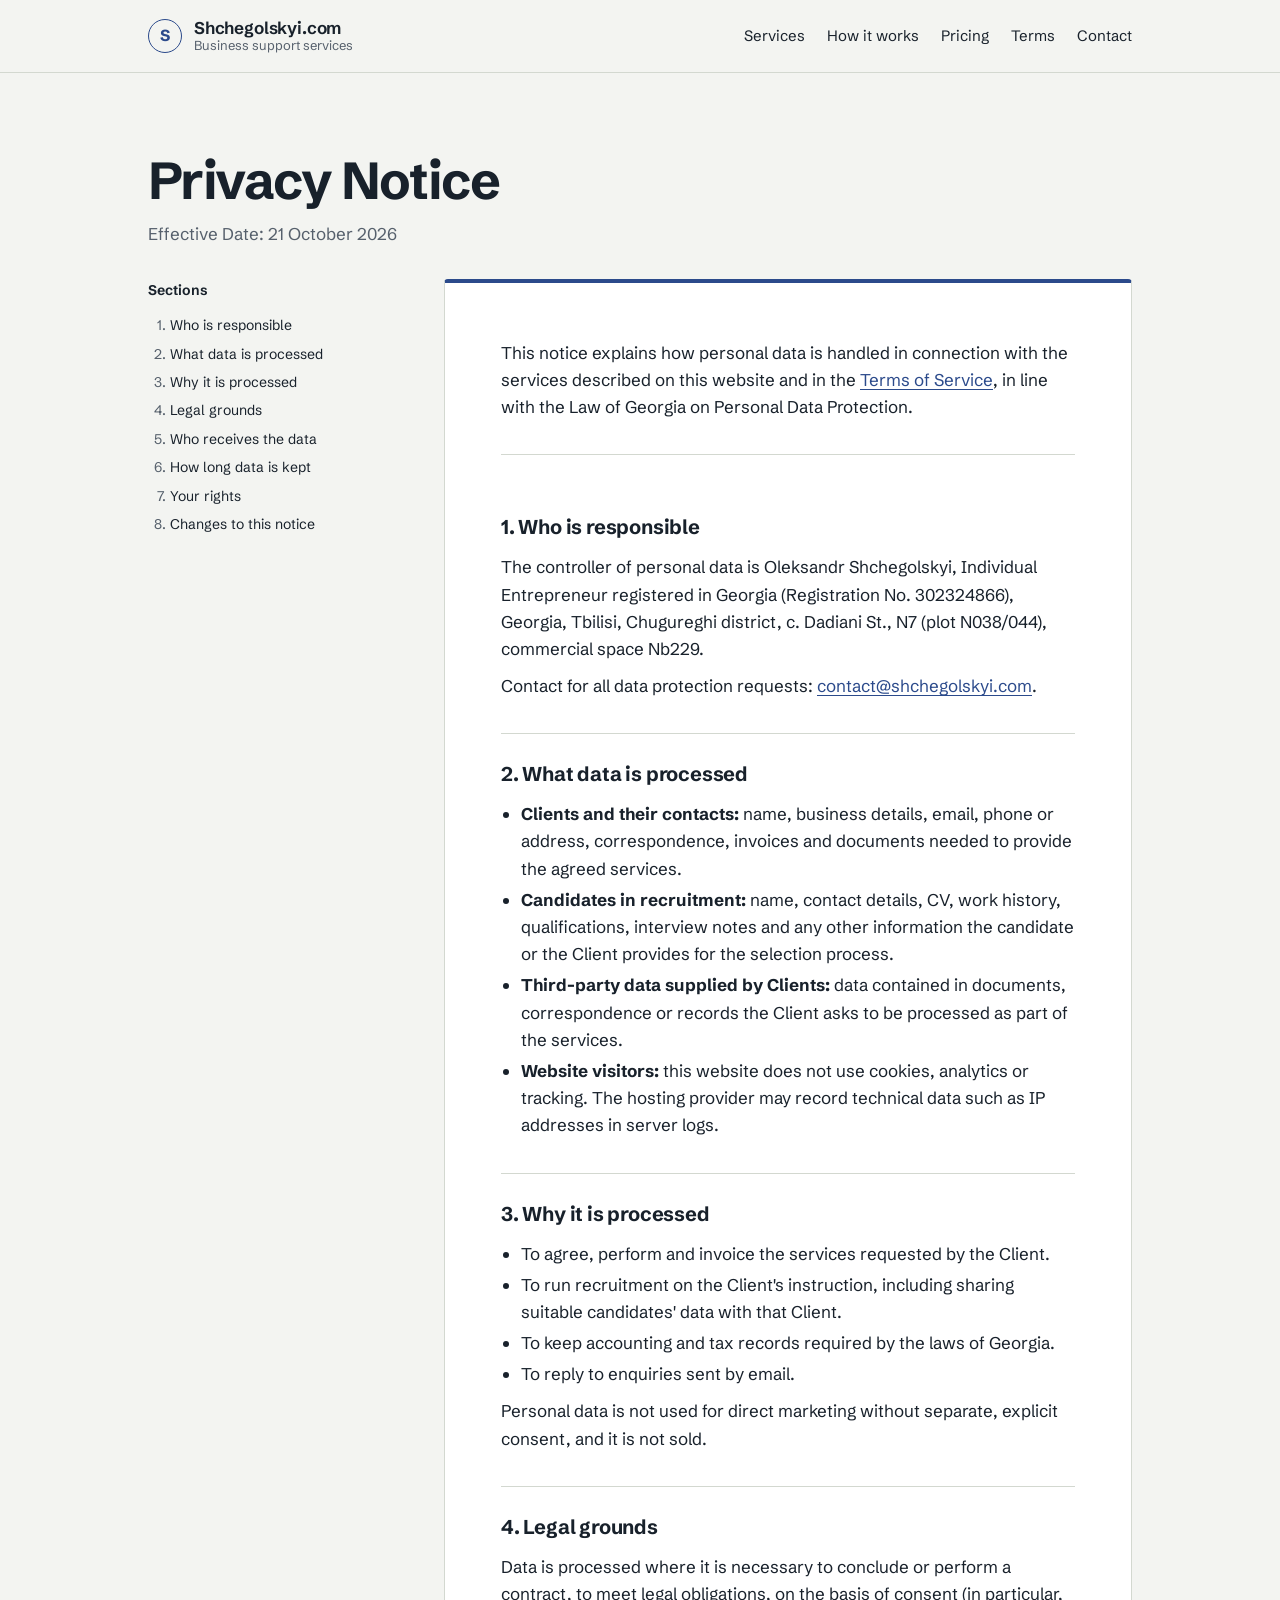
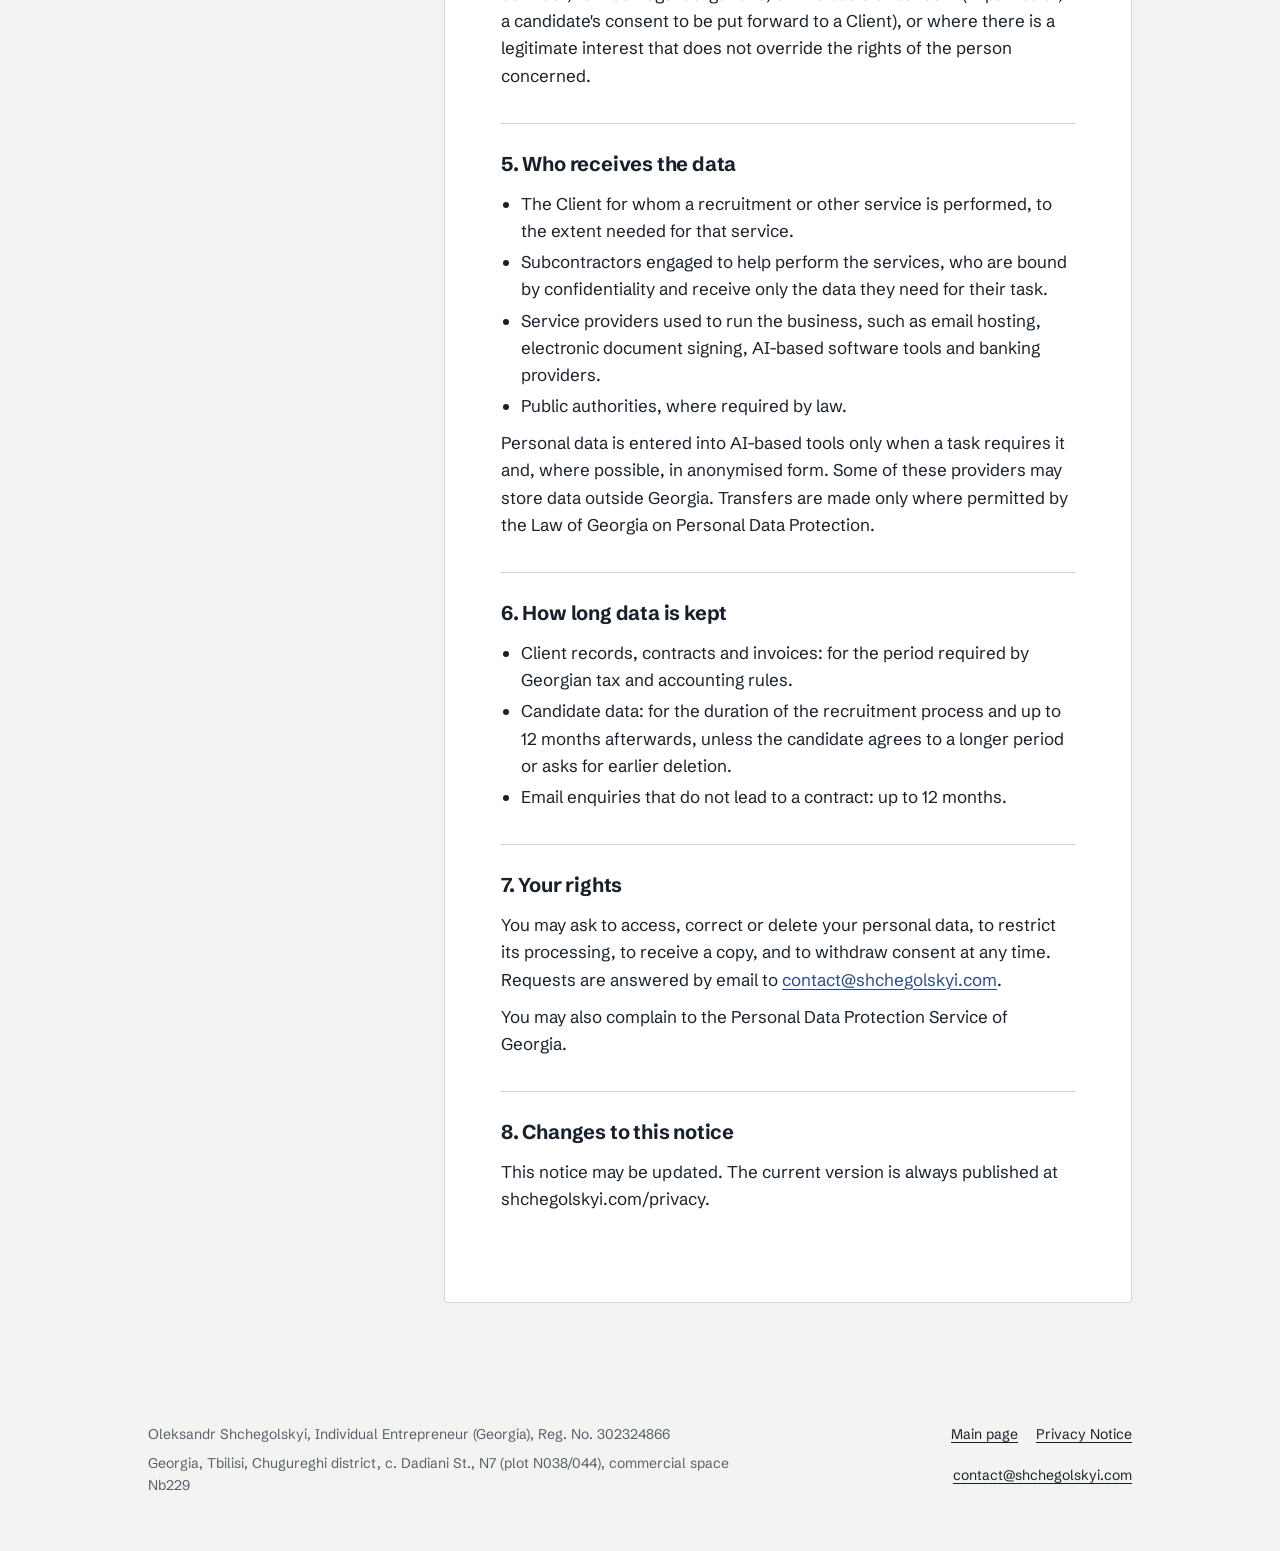
<file: privacy/index.html>
<!DOCTYPE html>
<html lang="en">
<head>
<meta charset="UTF-8">
<meta name="viewport" content="width=device-width, initial-scale=1.0">
<title>Privacy Notice — Shchegolskyi.com</title>
<meta name="description" content="How Oleksandr Shchegolskyi, Individual Entrepreneur registered in Georgia, processes personal data of clients, candidates and website visitors.">
<link rel="canonical" href="https://shchegolskyi.com/privacy/">
<meta name="theme-color" content="#2b4a8b">
<link rel="icon" href="data:image/svg+xml,%3Csvg xmlns='http://www.w3.org/2000/svg' viewBox='0 0 32 32'%3E%3Ccircle cx='16' cy='16' r='14.5' fill='%23fff' stroke='%232b4a8b' stroke-width='2'/%3E%3Ctext x='16' y='21.5' text-anchor='middle' font-family='Arial' font-weight='700' font-size='15' fill='%232b4a8b'%3ES%3C/text%3E%3C/svg%3E">
<link rel="preload" href="../assets/fonts/schibsted-grotesk-latin-wght-normal.woff2" as="font" type="font/woff2" crossorigin>
<link rel="stylesheet" href="../assets/site.css">
</head>
<body>
<a class="skip" href="#terms">Skip to the terms</a>

<header class="site-head">
  <div class="wrap">
    <a class="brand" href="../index.html" aria-label="Shchegolskyi.com, home">
      <span class="brand-mark" aria-hidden="true">S</span>
      <span class="brand-name">Shchegolskyi.com<small>Business support services</small></span>
    </a>
    <nav class="site-nav" aria-label="Main">
      <a href="../index.html#services">Services</a>
      <a href="../index.html#process">How it works</a>
      <a href="../index.html#pricing">Pricing</a>
      <a href="../terms/index.html">Terms</a>
      <a href="../index.html#contact">Contact</a>
    </nav>
  </div>
</header>

<main id="main" class="wrap">
  <div class="doc-head">
    <h1>Privacy Notice</h1>
    <p class="doc-meta">Effective Date: 21 October 2026</p>
  </div>

  <div class="doc">
    <nav class="toc" aria-label="Sections">
      <p>Sections</p>
      <ol><li><a href="#p1">Who is responsible</a></li><li><a href="#p2">What data is processed</a></li><li><a href="#p3">Why it is processed</a></li><li><a href="#p4">Legal grounds</a></li><li><a href="#p5">Who receives the data</a></li><li><a href="#p6">How long data is kept</a></li><li><a href="#p7">Your rights</a></li><li><a href="#p8">Changes to this notice</a></li></ol>
    </nav>

    <article class="paper" id="notice">
      <div class="parties"><p>This notice explains how personal data is handled in connection with the services described on this website and in the <a href="../terms/index.html">Terms of Service</a>, in line with the Law of Georgia on Personal Data Protection.</p></div>
      <section id="p1">
        <h2>1. Who is responsible</h2>
        <p>The controller of personal data is Oleksandr Shchegolskyi, Individual Entrepreneur registered in Georgia (Registration No. 302324866), Georgia, Tbilisi, Chugureghi district, c. Dadiani St., N7 (plot N038/044), commercial space Nb229.</p>
        <p>Contact for all data protection requests: <a href="mailto:contact@shchegolskyi.com">contact@shchegolskyi.com</a>.</p>
      </section>

      <section id="p2">
        <h2>2. What data is processed</h2>
        <ul><li><strong>Clients and their contacts:</strong> name, business details, email, phone or address, correspondence, invoices and documents needed to provide the agreed services.</li><li><strong>Candidates in recruitment:</strong> name, contact details, CV, work history, qualifications, interview notes and any other information the candidate or the Client provides for the selection process.</li><li><strong>Third-party data supplied by Clients:</strong> data contained in documents, correspondence or records the Client asks to be processed as part of the services.</li><li><strong>Website visitors:</strong> this website does not use cookies, analytics or tracking. The hosting provider may record technical data such as IP addresses in server logs.</li></ul>
      </section>

      <section id="p3">
        <h2>3. Why it is processed</h2>
        <ul><li>To agree, perform and invoice the services requested by the Client.</li><li>To run recruitment on the Client's instruction, including sharing suitable candidates' data with that Client.</li><li>To keep accounting and tax records required by the laws of Georgia.</li><li>To reply to enquiries sent by email.</li></ul>
        <p>Personal data is not used for direct marketing without separate, explicit consent, and it is not sold.</p>
      </section>

      <section id="p4">
        <h2>4. Legal grounds</h2>
        <p>Data is processed where it is necessary to conclude or perform a contract, to meet legal obligations, on the basis of consent (in particular, a candidate's consent to be put forward to a Client), or where there is a legitimate interest that does not override the rights of the person concerned.</p>
      </section>

      <section id="p5">
        <h2>5. Who receives the data</h2>
        <ul><li>The Client for whom a recruitment or other service is performed, to the extent needed for that service.</li><li>Subcontractors engaged to help perform the services, who are bound by confidentiality and receive only the data they need for their task.</li><li>Service providers used to run the business, such as email hosting, electronic document signing, AI-based software tools and banking providers.</li><li>Public authorities, where required by law.</li></ul>
        <p>Personal data is entered into AI-based tools only when a task requires it and, where possible, in anonymised form. Some of these providers may store data outside Georgia. Transfers are made only where permitted by the Law of Georgia on Personal Data Protection.</p>
      </section>

      <section id="p6">
        <h2>6. How long data is kept</h2>
        <ul><li>Client records, contracts and invoices: for the period required by Georgian tax and accounting rules.</li><li>Candidate data: for the duration of the recruitment process and up to 12 months afterwards, unless the candidate agrees to a longer period or asks for earlier deletion.</li><li>Email enquiries that do not lead to a contract: up to 12 months.</li></ul>
      </section>

      <section id="p7">
        <h2>7. Your rights</h2>
        <p>You may ask to access, correct or delete your personal data, to restrict its processing, to receive a copy, and to withdraw consent at any time. Requests are answered by email to <a href="mailto:contact@shchegolskyi.com">contact@shchegolskyi.com</a>.</p>
        <p>You may also complain to the Personal Data Protection Service of Georgia.</p>
      </section>

      <section id="p8">
        <h2>8. Changes to this notice</h2>
        <p>This notice may be updated. The current version is always published at shchegolskyi.com/privacy.</p>
      </section>

      
    </article>
  </div>
</main>

<footer class="site-foot">
  <div class="wrap">
    <div>
      <p>Oleksandr Shchegolskyi, Individual Entrepreneur (Georgia), Reg. No. 302324866</p>
      <p>Georgia, Tbilisi, Chugureghi district, c. Dadiani St., N7 (plot N038/044), commercial space Nb229</p>
    </div>
    <nav aria-label="Footer">
      <a href="../index.html">Main page</a>
      <a href="../privacy/index.html">Privacy Notice</a>
      <a href="mailto:contact@shchegolskyi.com">contact@shchegolskyi.com</a>
    </nav>
  </div>
</footer>
</body>
</html>
</file>
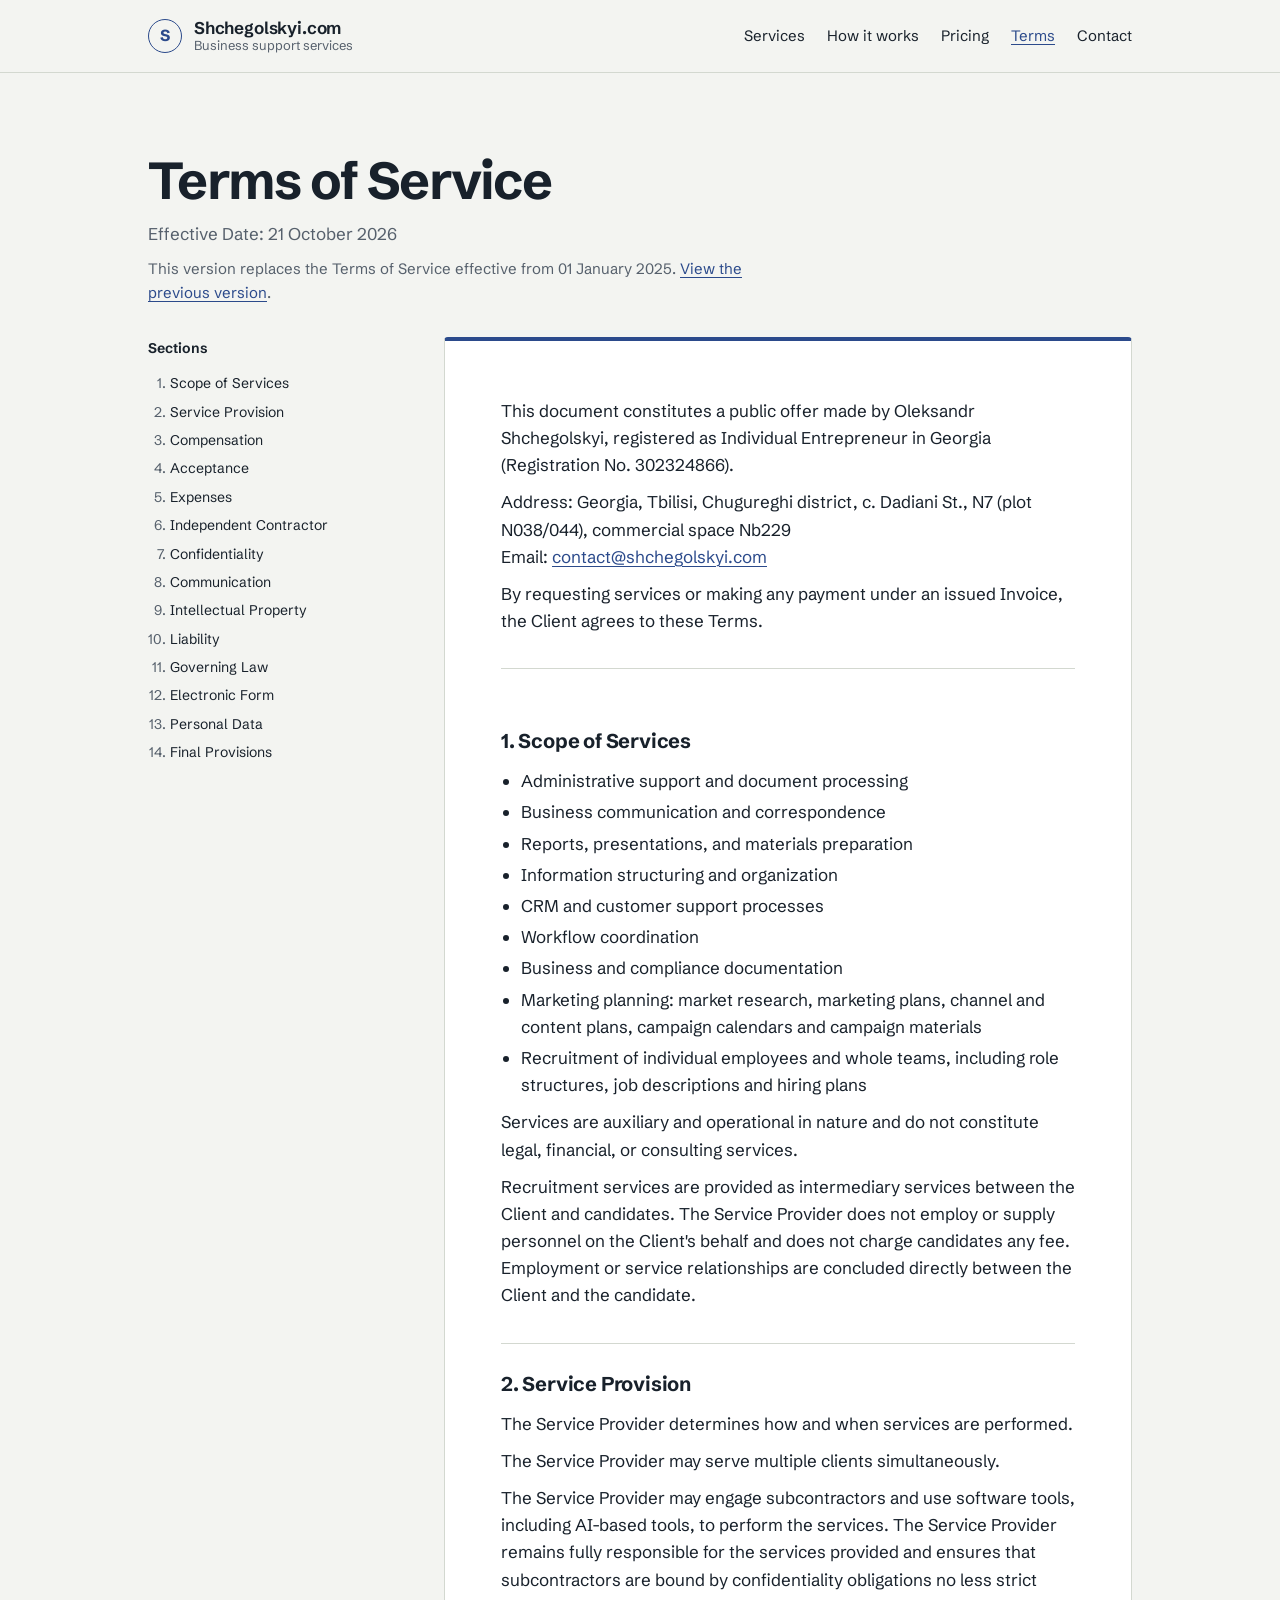
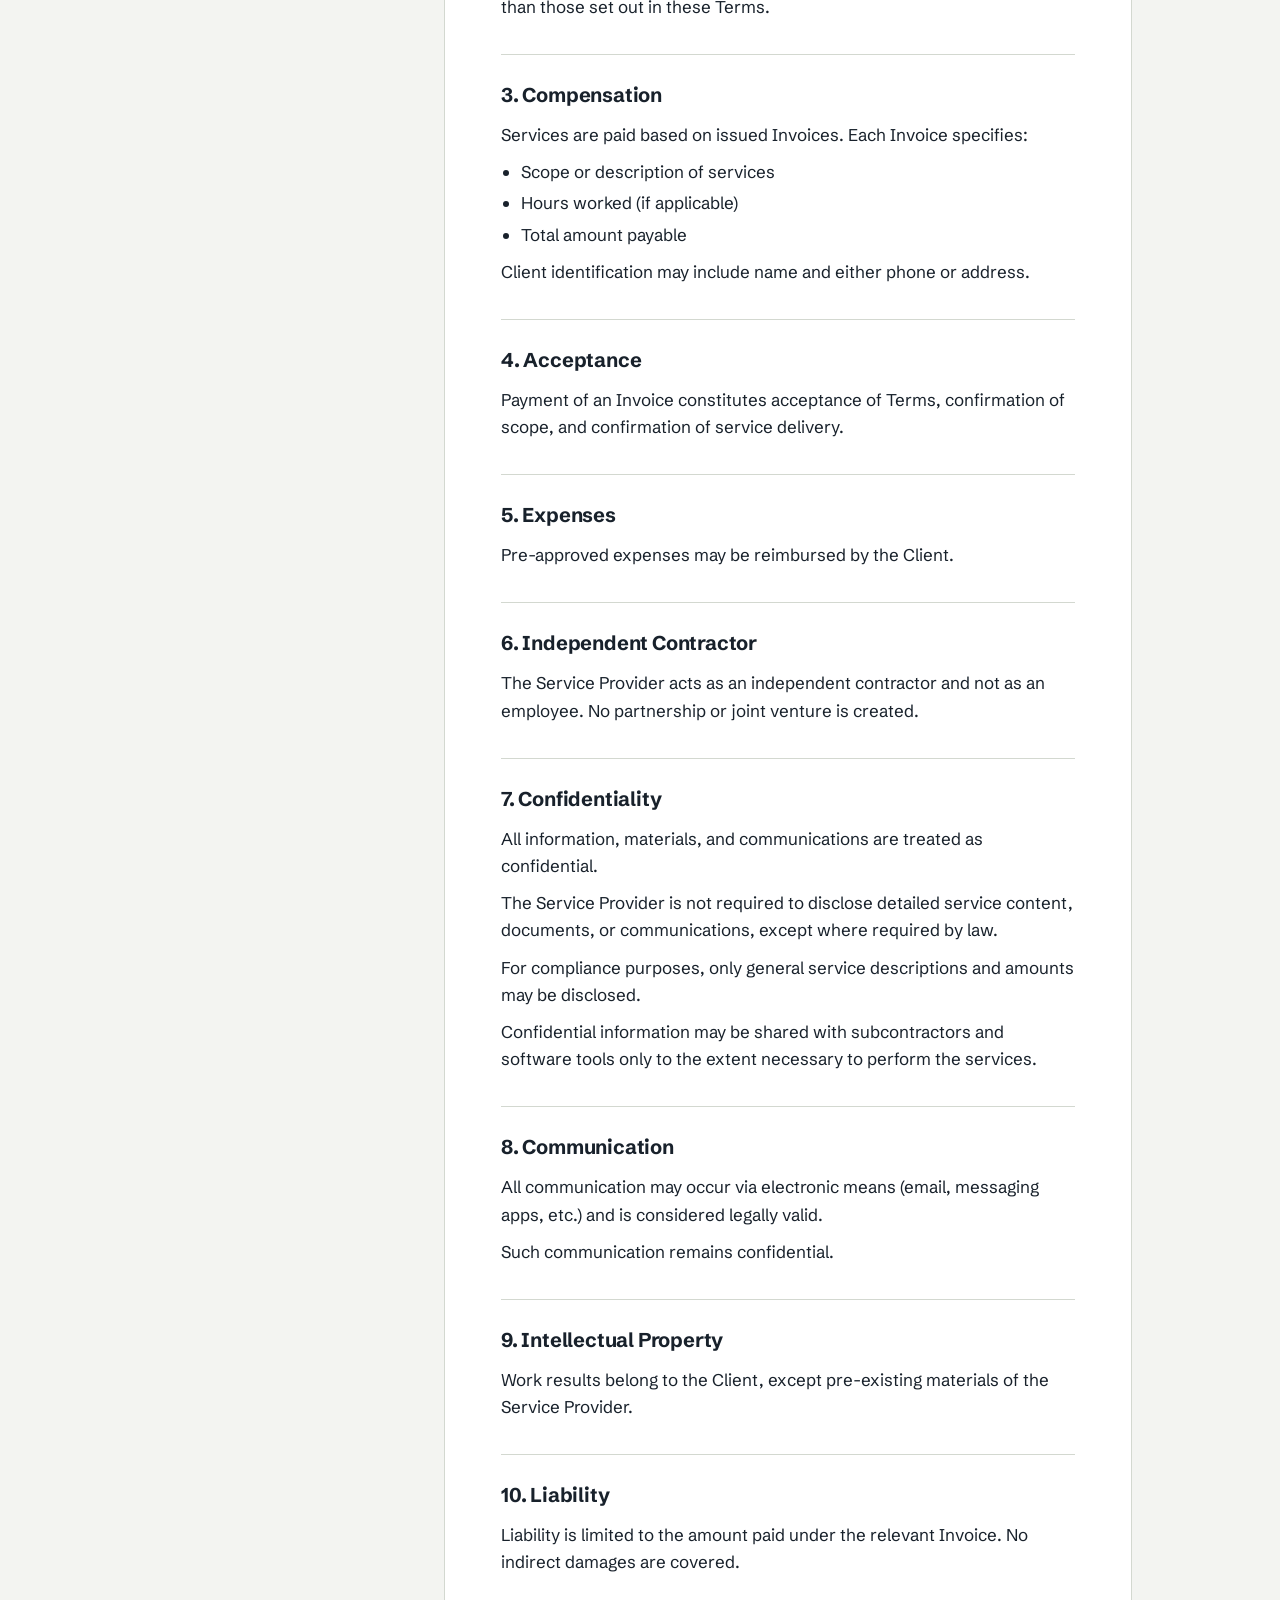
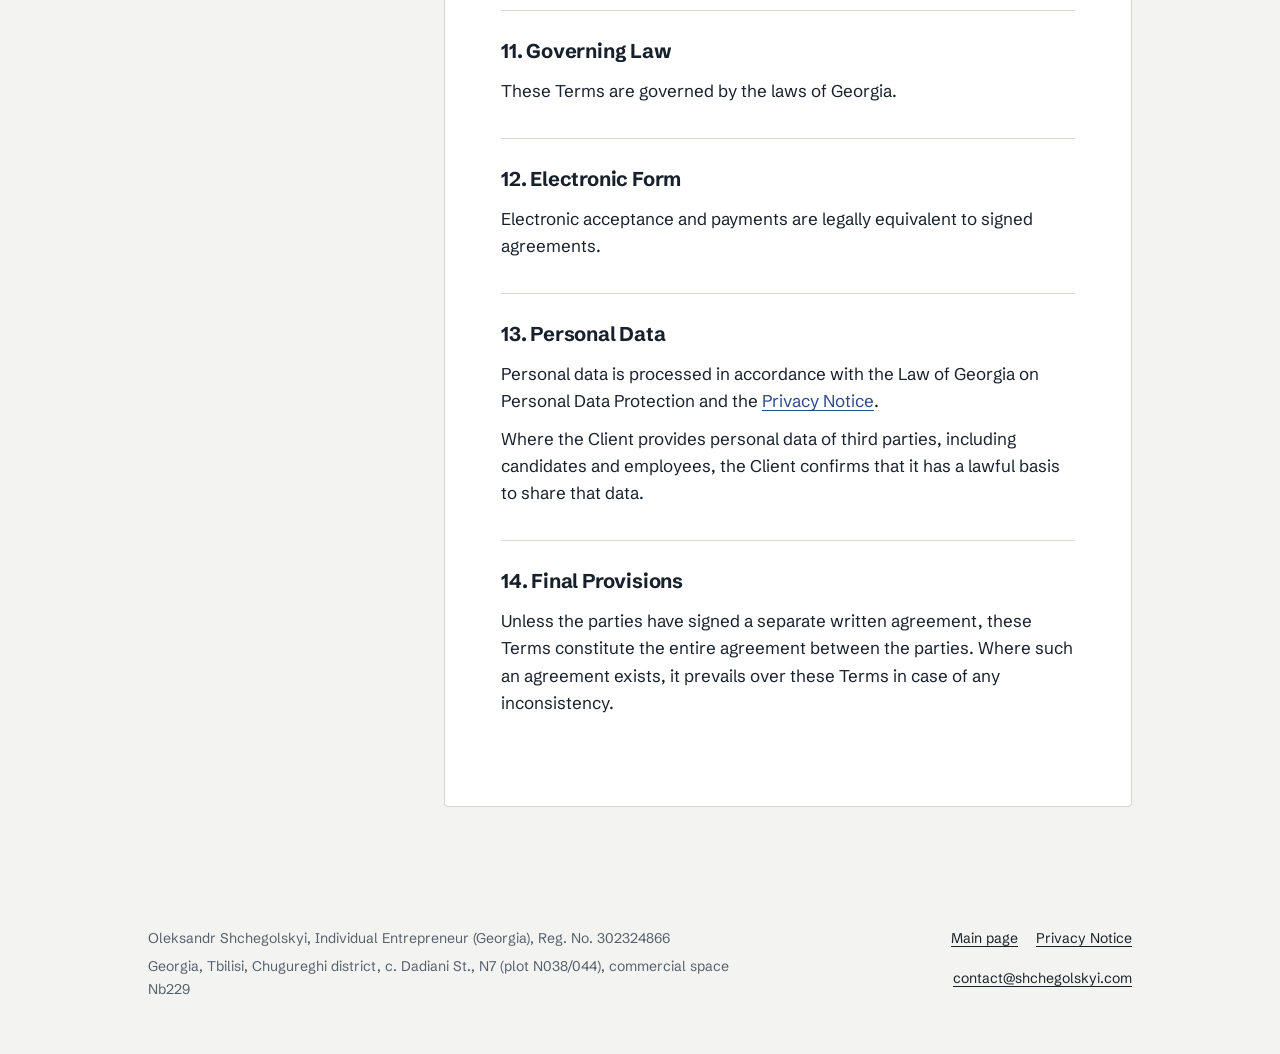
<file: terms/index.html>
<!DOCTYPE html>
<html lang="en">
<head>
<meta charset="UTF-8">
<meta name="viewport" content="width=device-width, initial-scale=1.0">
<title>Terms of Service — Shchegolskyi.com</title>
<meta name="description" content="Terms of Service (public offer) of Oleksandr Shchegolskyi, Individual Entrepreneur registered in Georgia, Reg. No. 302324866.">
<link rel="canonical" href="https://shchegolskyi.com/terms/">
<meta name="theme-color" content="#2b4a8b">
<link rel="icon" href="data:image/svg+xml,%3Csvg xmlns='http://www.w3.org/2000/svg' viewBox='0 0 32 32'%3E%3Ccircle cx='16' cy='16' r='14.5' fill='%23fff' stroke='%232b4a8b' stroke-width='2'/%3E%3Ctext x='16' y='21.5' text-anchor='middle' font-family='Arial' font-weight='700' font-size='15' fill='%232b4a8b'%3ES%3C/text%3E%3C/svg%3E">
<link rel="preload" href="../assets/fonts/schibsted-grotesk-latin-wght-normal.woff2" as="font" type="font/woff2" crossorigin>
<link rel="stylesheet" href="../assets/site.css">
</head>
<body>
<a class="skip" href="#terms">Skip to the terms</a>

<header class="site-head">
  <div class="wrap">
    <a class="brand" href="../index.html" aria-label="Shchegolskyi.com, home">
      <span class="brand-mark" aria-hidden="true">S</span>
      <span class="brand-name">Shchegolskyi.com<small>Business support services</small></span>
    </a>
    <nav class="site-nav" aria-label="Main">
      <a href="../index.html#services">Services</a>
      <a href="../index.html#process">How it works</a>
      <a href="../index.html#pricing">Pricing</a>
      <a href="../terms/index.html" aria-current="page">Terms</a>
      <a href="../index.html#contact">Contact</a>
    </nav>
  </div>
</header>

<main id="main" class="wrap">
  <div class="doc-head">
    <h1>Terms of Service</h1>
    <p class="doc-meta">Effective Date: 21 October 2026</p>
    <p class="archived">This version replaces the Terms of Service effective from 01 January 2025. <a href="../terms/2025/index.html">View the previous version</a>.</p>
  </div>

  <div class="doc">
    <nav class="toc" aria-label="Sections">
      <p>Sections</p>
      <ol>
        <li><a href="#s1">Scope of Services</a></li>
        <li><a href="#s2">Service Provision</a></li>
        <li><a href="#s3">Compensation</a></li>
        <li><a href="#s4">Acceptance</a></li>
        <li><a href="#s5">Expenses</a></li>
        <li><a href="#s6">Independent Contractor</a></li>
        <li><a href="#s7">Confidentiality</a></li>
        <li><a href="#s8">Communication</a></li>
        <li><a href="#s9">Intellectual Property</a></li>
        <li><a href="#s10">Liability</a></li>
        <li><a href="#s11">Governing Law</a></li>
        <li><a href="#s12">Electronic Form</a></li>
        <li><a href="#s13">Personal Data</a></li>
        <li><a href="#s14">Final Provisions</a></li>
      </ol>
    </nav>

    <article class="paper" id="terms">
      <div class="parties">
        <p>This document constitutes a public offer made by Oleksandr Shchegolskyi, registered as Individual Entrepreneur in Georgia (Registration No. 302324866).</p>
        <p>Address: Georgia, Tbilisi, Chugureghi district, c. Dadiani St., N7 (plot N038/044), commercial space Nb229<br>
        Email: <a href="mailto:contact@shchegolskyi.com">contact@shchegolskyi.com</a></p>
        <p>By requesting services or making any payment under an issued Invoice, the Client agrees to these Terms.</p>
      </div>

      <section id="s1">
        <h2>1. Scope of Services</h2>
        <ul>
          <li>Administrative support and document processing</li>
          <li>Business communication and correspondence</li>
          <li>Reports, presentations, and materials preparation</li>
          <li>Information structuring and organization</li>
          <li>CRM and customer support processes</li>
          <li>Workflow coordination</li>
          <li>Business and compliance documentation</li>
          <li>Marketing planning: market research, marketing plans, channel and content plans, campaign calendars and campaign materials</li>
          <li>Recruitment of individual employees and whole teams, including role structures, job descriptions and hiring plans</li>
        </ul>
        <p>Services are auxiliary and operational in nature and do not constitute legal, financial, or consulting services.</p>
        <p>Recruitment services are provided as intermediary services between the Client and candidates. The Service Provider does not employ or supply personnel on the Client's behalf and does not charge candidates any fee. Employment or service relationships are concluded directly between the Client and the candidate.</p>
      </section>

      <section id="s2">
        <h2>2. Service Provision</h2>
        <p>The Service Provider determines how and when services are performed.</p>
        <p>The Service Provider may serve multiple clients simultaneously.</p>
        <p>The Service Provider may engage subcontractors and use software tools, including AI-based tools, to perform the services. The Service Provider remains fully responsible for the services provided and ensures that subcontractors are bound by confidentiality obligations no less strict than those set out in these Terms.</p>
      </section>

      <section id="s3">
        <h2>3. Compensation</h2>
        <p>Services are paid based on issued Invoices. Each Invoice specifies:</p>
        <ul>
          <li>Scope or description of services</li>
          <li>Hours worked (if applicable)</li>
          <li>Total amount payable</li>
        </ul>
        <p>Client identification may include name and either phone or address.</p>
      </section>

      <section id="s4">
        <h2>4. Acceptance</h2>
        <p>Payment of an Invoice constitutes acceptance of Terms, confirmation of scope, and confirmation of service delivery.</p>
      </section>

      <section id="s5">
        <h2>5. Expenses</h2>
        <p>Pre-approved expenses may be reimbursed by the Client.</p>
      </section>

      <section id="s6">
        <h2>6. Independent Contractor</h2>
        <p>The Service Provider acts as an independent contractor and not as an employee. No partnership or joint venture is created.</p>
      </section>

      <section id="s7">
        <h2>7. Confidentiality</h2>
        <p>All information, materials, and communications are treated as confidential.</p>
        <p>The Service Provider is not required to disclose detailed service content, documents, or communications, except where required by law.</p>
        <p>For compliance purposes, only general service descriptions and amounts may be disclosed.</p>
        <p>Confidential information may be shared with subcontractors and software tools only to the extent necessary to perform the services.</p>
      </section>

      <section id="s8">
        <h2>8. Communication</h2>
        <p>All communication may occur via electronic means (email, messaging apps, etc.) and is considered legally valid.</p>
        <p>Such communication remains confidential.</p>
      </section>

      <section id="s9">
        <h2>9. Intellectual Property</h2>
        <p>Work results belong to the Client, except pre-existing materials of the Service Provider.</p>
      </section>

      <section id="s10">
        <h2>10. Liability</h2>
        <p>Liability is limited to the amount paid under the relevant Invoice. No indirect damages are covered.</p>
      </section>

      <section id="s11">
        <h2>11. Governing Law</h2>
        <p>These Terms are governed by the laws of Georgia.</p>
      </section>

      <section id="s12">
        <h2>12. Electronic Form</h2>
        <p>Electronic acceptance and payments are legally equivalent to signed agreements.</p>
      </section>

      <section id="s13">
        <h2>13. Personal Data</h2>
        <p>Personal data is processed in accordance with the Law of Georgia on Personal Data Protection and the <a href="../privacy/index.html">Privacy Notice</a>.</p>
        <p>Where the Client provides personal data of third parties, including candidates and employees, the Client confirms that it has a lawful basis to share that data.</p>
      </section>

      <section id="s14">
        <h2>14. Final Provisions</h2>
        <p>Unless the parties have signed a separate written agreement, these Terms constitute the entire agreement between the parties. Where such an agreement exists, it prevails over these Terms in case of any inconsistency.</p>
      </section>
    </article>
  </div>
</main>

<footer class="site-foot">
  <div class="wrap">
    <div>
      <p>Oleksandr Shchegolskyi, Individual Entrepreneur (Georgia), Reg. No. 302324866</p>
      <p>Georgia, Tbilisi, Chugureghi district, c. Dadiani St., N7 (plot N038/044), commercial space Nb229</p>
    </div>
    <nav aria-label="Footer">
      <a href="../index.html">Main page</a>
      <a href="../privacy/index.html">Privacy Notice</a>
      <a href="mailto:contact@shchegolskyi.com">contact@shchegolskyi.com</a>
    </nav>
  </div>
</footer>
</body>
</html>
</file>
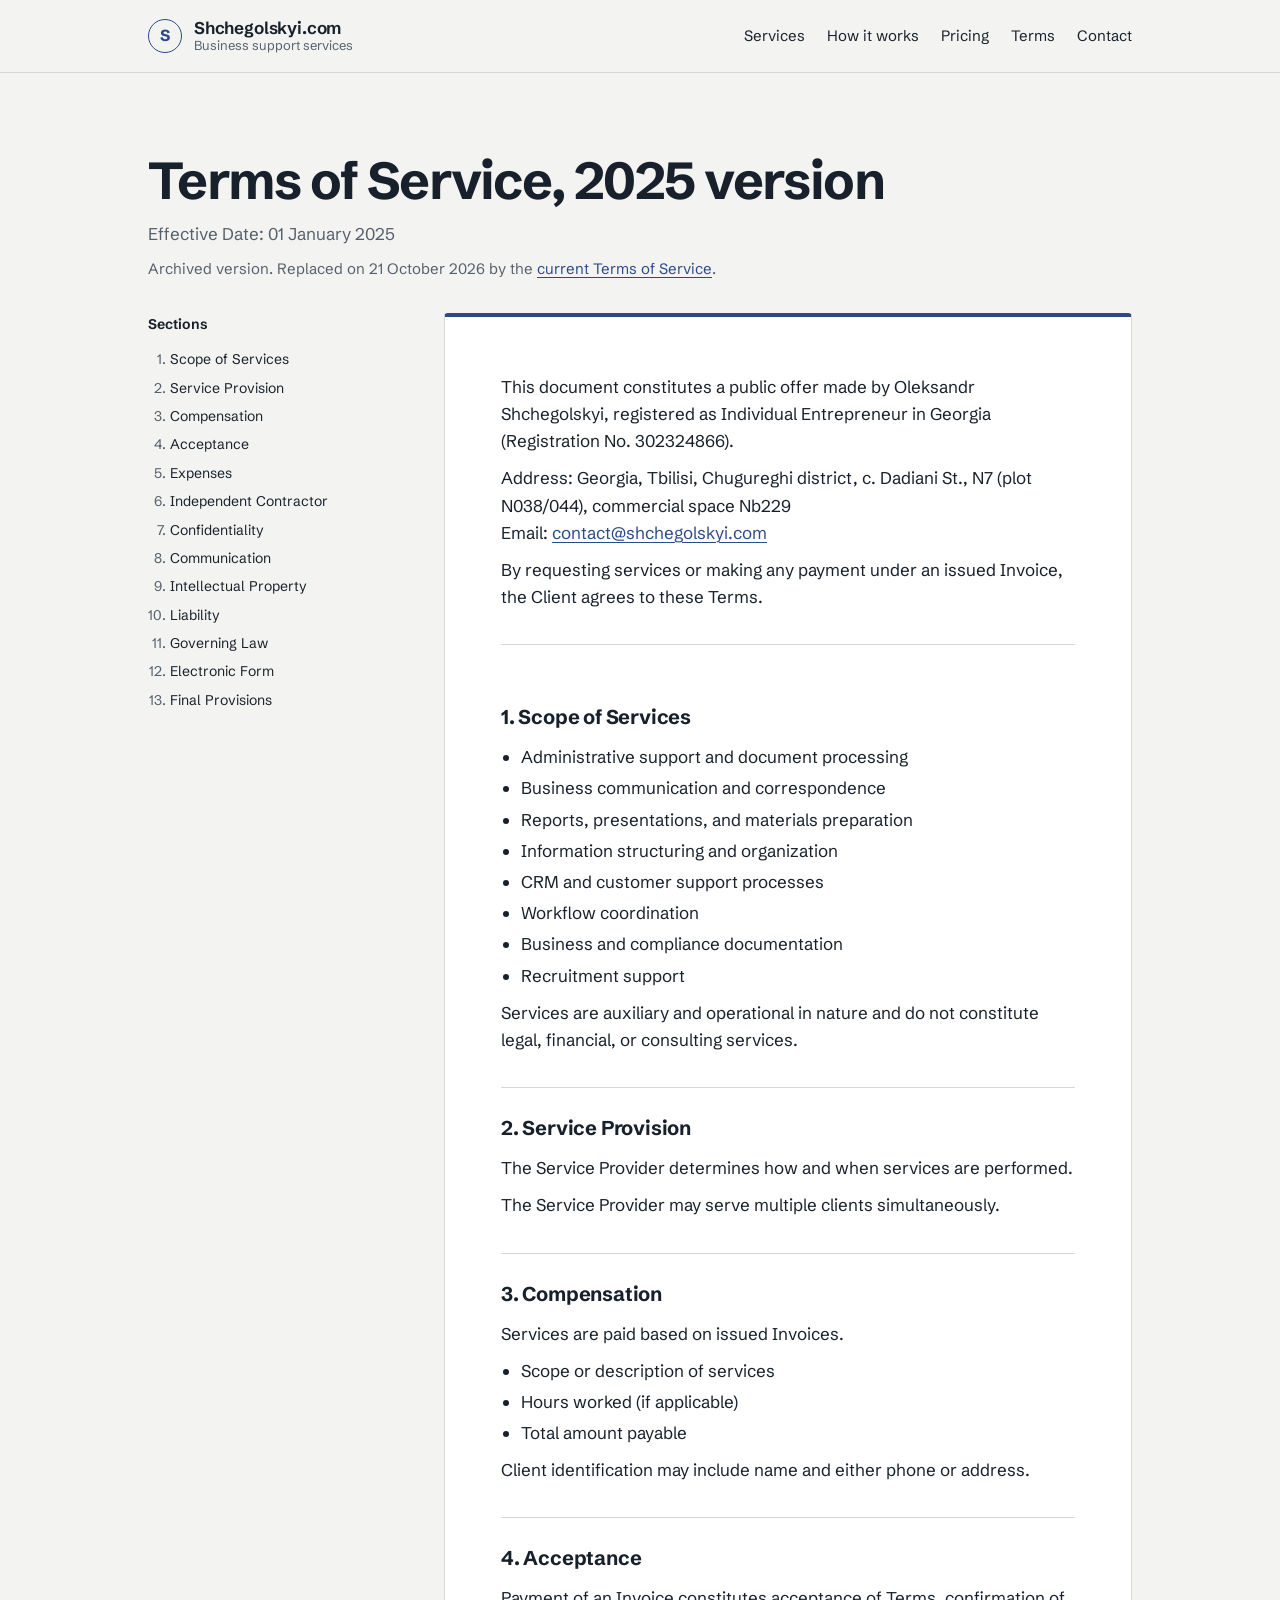
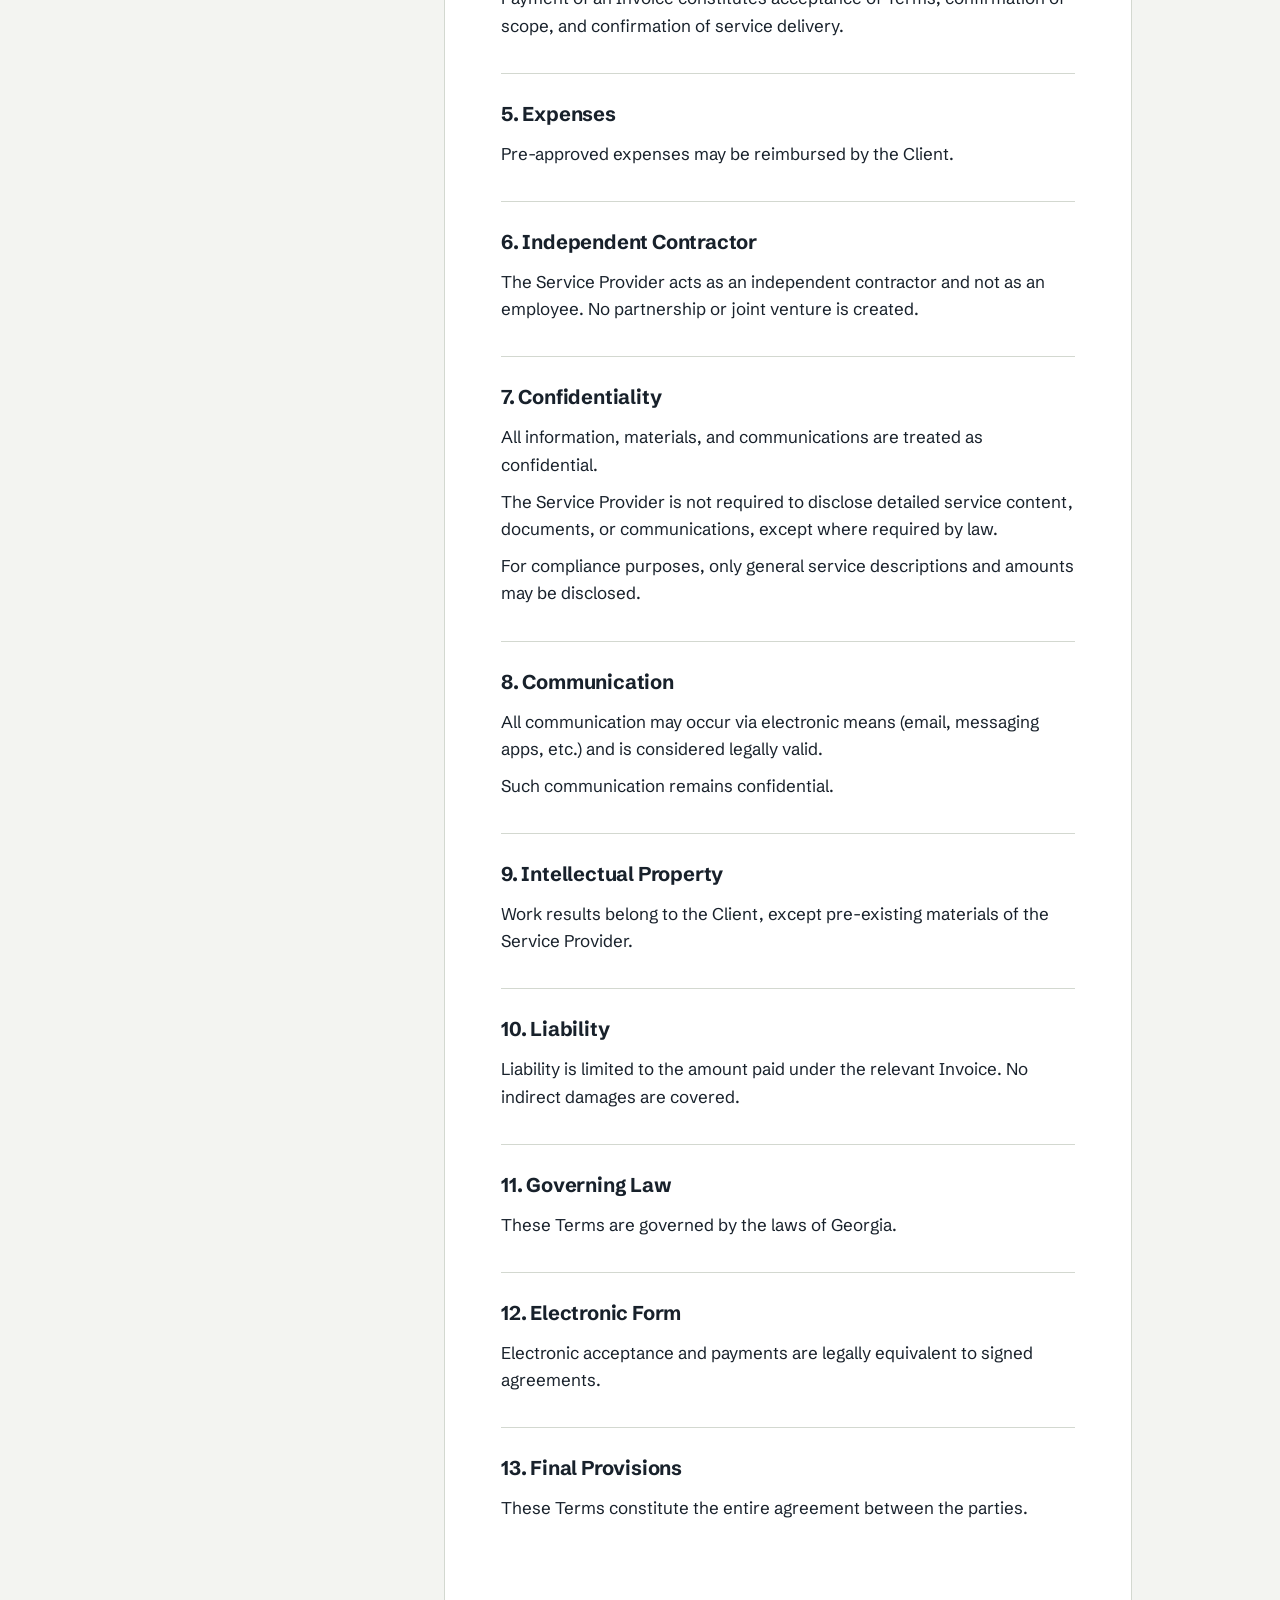
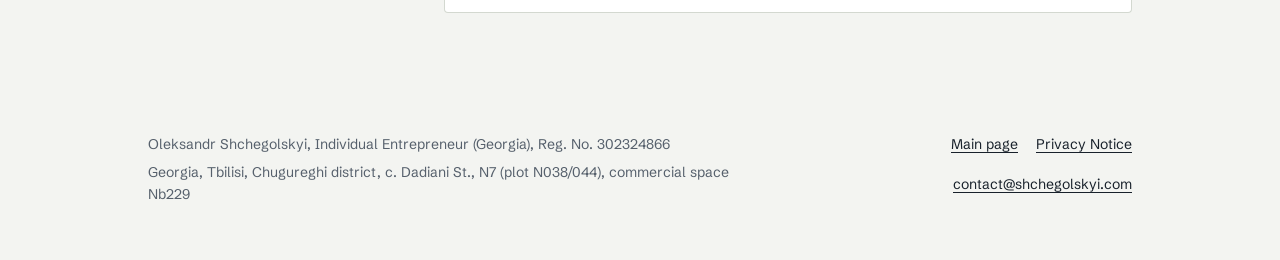
<file: terms/2025/index.html>
<!DOCTYPE html>
<html lang="en">
<head>
<meta charset="UTF-8">
<meta name="viewport" content="width=device-width, initial-scale=1.0">
<title>Terms of Service (2025 version) — Shchegolskyi.com</title>
<meta name="robots" content="noindex">
<meta name="description" content="Terms of Service (public offer) of Oleksandr Shchegolskyi, Individual Entrepreneur registered in Georgia, Reg. No. 302324866.">
<link rel="canonical" href="https://shchegolskyi.com/terms/2025/">
<meta name="theme-color" content="#2b4a8b">
<link rel="icon" href="data:image/svg+xml,%3Csvg xmlns='http://www.w3.org/2000/svg' viewBox='0 0 32 32'%3E%3Ccircle cx='16' cy='16' r='14.5' fill='%23fff' stroke='%232b4a8b' stroke-width='2'/%3E%3Ctext x='16' y='21.5' text-anchor='middle' font-family='Arial' font-weight='700' font-size='15' fill='%232b4a8b'%3ES%3C/text%3E%3C/svg%3E">
<link rel="preload" href="../../assets/fonts/schibsted-grotesk-latin-wght-normal.woff2" as="font" type="font/woff2" crossorigin>
<link rel="stylesheet" href="../../assets/site.css">
</head>
<body>
<a class="skip" href="#terms">Skip to the terms</a>

<header class="site-head">
  <div class="wrap">
    <a class="brand" href="../../index.html" aria-label="Shchegolskyi.com, home">
      <span class="brand-mark" aria-hidden="true">S</span>
      <span class="brand-name">Shchegolskyi.com<small>Business support services</small></span>
    </a>
    <nav class="site-nav" aria-label="Main">
      <a href="../../index.html#services">Services</a>
      <a href="../../index.html#process">How it works</a>
      <a href="../../index.html#pricing">Pricing</a>
      <a href="../../terms/index.html">Terms</a>
      <a href="../../index.html#contact">Contact</a>
    </nav>
  </div>
</header>

<main id="main" class="wrap">
  <div class="doc-head">
    <h1>Terms of Service, 2025 version</h1>
    <p class="doc-meta">Effective Date: 01 January 2025</p>
    <p class="archived">Archived version. Replaced on 21 October 2026 by the <a href="../../terms/index.html">current Terms of Service</a>.</p>
  </div>

  <div class="doc">
    <nav class="toc" aria-label="Sections">
      <p>Sections</p>
      <ol>
        <li><a href="#s1">Scope of Services</a></li>
        <li><a href="#s2">Service Provision</a></li>
        <li><a href="#s3">Compensation</a></li>
        <li><a href="#s4">Acceptance</a></li>
        <li><a href="#s5">Expenses</a></li>
        <li><a href="#s6">Independent Contractor</a></li>
        <li><a href="#s7">Confidentiality</a></li>
        <li><a href="#s8">Communication</a></li>
        <li><a href="#s9">Intellectual Property</a></li>
        <li><a href="#s10">Liability</a></li>
        <li><a href="#s11">Governing Law</a></li>
        <li><a href="#s12">Electronic Form</a></li>
        <li><a href="#s13">Final Provisions</a></li>
      </ol>
    </nav>

    <article class="paper" id="terms">
      <div class="parties">
        <p>This document constitutes a public offer made by Oleksandr Shchegolskyi, registered as Individual Entrepreneur in Georgia (Registration No. 302324866).</p>
        <p>Address: Georgia, Tbilisi, Chugureghi district, c. Dadiani St., N7 (plot N038/044), commercial space Nb229<br>
        Email: <a href="mailto:contact@shchegolskyi.com">contact@shchegolskyi.com</a></p>
        <p>By requesting services or making any payment under an issued Invoice, the Client agrees to these Terms.</p>
      </div>

      <section id="s1">
        <h2>1. Scope of Services</h2>
        <ul>
          <li>Administrative support and document processing</li>
          <li>Business communication and correspondence</li>
          <li>Reports, presentations, and materials preparation</li>
          <li>Information structuring and organization</li>
          <li>CRM and customer support processes</li>
          <li>Workflow coordination</li>
          <li>Business and compliance documentation</li>
          <li>Recruitment support</li>
        </ul>
        <p>Services are auxiliary and operational in nature and do not constitute legal, financial, or consulting services.</p>
      </section>

      <section id="s2">
        <h2>2. Service Provision</h2>
        <p>The Service Provider determines how and when services are performed.</p>
        <p>The Service Provider may serve multiple clients simultaneously.</p>
      </section>

      <section id="s3">
        <h2>3. Compensation</h2>
        <p>Services are paid based on issued Invoices.</p>
        <ul>
          <li>Scope or description of services</li>
          <li>Hours worked (if applicable)</li>
          <li>Total amount payable</li>
        </ul>
        <p>Client identification may include name and either phone or address.</p>
      </section>

      <section id="s4">
        <h2>4. Acceptance</h2>
        <p>Payment of an Invoice constitutes acceptance of Terms, confirmation of scope, and confirmation of service delivery.</p>
      </section>

      <section id="s5">
        <h2>5. Expenses</h2>
        <p>Pre-approved expenses may be reimbursed by the Client.</p>
      </section>

      <section id="s6">
        <h2>6. Independent Contractor</h2>
        <p>The Service Provider acts as an independent contractor and not as an employee. No partnership or joint venture is created.</p>
      </section>

      <section id="s7">
        <h2>7. Confidentiality</h2>
        <p>All information, materials, and communications are treated as confidential.</p>
        <p>The Service Provider is not required to disclose detailed service content, documents, or communications, except where required by law.</p>
        <p>For compliance purposes, only general service descriptions and amounts may be disclosed.</p>
      </section>

      <section id="s8">
        <h2>8. Communication</h2>
        <p>All communication may occur via electronic means (email, messaging apps, etc.) and is considered legally valid.</p>
        <p>Such communication remains confidential.</p>
      </section>

      <section id="s9">
        <h2>9. Intellectual Property</h2>
        <p>Work results belong to the Client, except pre-existing materials of the Service Provider.</p>
      </section>

      <section id="s10">
        <h2>10. Liability</h2>
        <p>Liability is limited to the amount paid under the relevant Invoice. No indirect damages are covered.</p>
      </section>

      <section id="s11">
        <h2>11. Governing Law</h2>
        <p>These Terms are governed by the laws of Georgia.</p>
      </section>

      <section id="s12">
        <h2>12. Electronic Form</h2>
        <p>Electronic acceptance and payments are legally equivalent to signed agreements.</p>
      </section>

      <section id="s13">
        <h2>13. Final Provisions</h2>
        <p>These Terms constitute the entire agreement between the parties.</p>
      </section>
    </article>
  </div>
</main>

<footer class="site-foot">
  <div class="wrap">
    <div>
      <p>Oleksandr Shchegolskyi, Individual Entrepreneur (Georgia), Reg. No. 302324866</p>
      <p>Georgia, Tbilisi, Chugureghi district, c. Dadiani St., N7 (plot N038/044), commercial space Nb229</p>
    </div>
    <nav aria-label="Footer">
      <a href="../../index.html">Main page</a>
      <a href="../../privacy/index.html">Privacy Notice</a>
      <a href="mailto:contact@shchegolskyi.com">contact@shchegolskyi.com</a>
    </nav>
  </div>
</footer>
</body>
</html>
</file>
<file: assets/site.css>
/* shchegolskyi.com — shared styles */

@font-face {
  font-family: "Schibsted Grotesk";
  font-style: normal;
  font-display: swap;
  font-weight: 400 900;
  src: url("fonts/schibsted-grotesk-latin-wght-normal.woff2") format("woff2-variations");
  unicode-range: U+0000-00FF, U+0131, U+0152-0153, U+02BB-02BC, U+02C6, U+02DA, U+02DC, U+0304, U+0308, U+0329, U+2000-206F, U+20AC, U+2122, U+2191, U+2193, U+2212, U+2215, U+FEFF, U+FFFD;
}
@font-face {
  font-family: "Schibsted Grotesk";
  font-style: normal;
  font-display: swap;
  font-weight: 400 900;
  src: url("fonts/schibsted-grotesk-latin-ext-wght-normal.woff2") format("woff2-variations");
  unicode-range: U+0100-02BA, U+02BD-02C5, U+02C7-02CC, U+02CE-02D7, U+02DD-02FF, U+0304, U+0308, U+0329, U+1D00-1DBF, U+1E00-1E9F, U+1EF2-1EFF, U+2020, U+20A0-20AB, U+20AD-20C0, U+2113, U+2C60-2C7F, U+A720-A7FF;
}

:root {
  --paper: #f3f4f1;
  --sheet: #ffffff;
  --ink: #18212b;
  --muted: #56606c;
  --rule: #d3d8d0;
  --stamp: #2b4a8b;
  --stamp-tint: #e7ecf6;

  --font: "Schibsted Grotesk", "Helvetica Neue", Arial, sans-serif;
  --wrap: 1080px;
  --gutter: clamp(20px, 5vw, 48px);
}

*, *::before, *::after { box-sizing: border-box; }

html { -webkit-text-size-adjust: 100%; }

body {
  margin: 0;
  background: var(--paper);
  color: var(--ink);
  font-family: var(--font);
  font-size: 17px;
  line-height: 1.6;
  font-feature-settings: "ss01", "tnum" 0;
  text-rendering: optimizeLegibility;
}

a { color: var(--stamp); text-underline-offset: 3px; text-decoration-thickness: 1px; }
a:hover { text-decoration-thickness: 2px; }
:focus-visible { outline: 2px solid var(--stamp); outline-offset: 3px; border-radius: 2px; }

.wrap { max-width: var(--wrap); margin: 0 auto; padding: 0 var(--gutter); }

.skip { position: absolute; left: -9999px; }
.skip:focus { left: 16px; top: 12px; background: var(--sheet); padding: 8px 12px; z-index: 10; }

/* Header */
.site-head { border-bottom: 1px solid var(--rule); }
.site-head .wrap {
  display: flex; align-items: center; justify-content: space-between;
  gap: 24px; min-height: 72px; flex-wrap: wrap; padding-top: 12px; padding-bottom: 12px;
}
.brand { display: flex; align-items: center; gap: 12px; color: var(--ink); text-decoration: none; }
.brand-mark {
  width: 34px; height: 34px; border-radius: 50%;
  border: 1.5px solid var(--stamp); color: var(--stamp);
  display: grid; place-items: center; font-weight: 700; font-size: 16px; flex: none;
}
.brand-name { font-weight: 650; letter-spacing: -0.01em; line-height: 1.2; }
.brand-name small { display: block; font-weight: 400; font-size: 13px; color: var(--muted); letter-spacing: 0; }
.site-nav { display: flex; gap: 22px; flex-wrap: wrap; font-size: 15px; }
.site-nav a { color: var(--ink); text-decoration: none; }
.site-nav a:hover, .site-nav a[aria-current="page"] { color: var(--stamp); text-decoration: underline; }

/* Hero */
.hero { padding: clamp(48px, 9vw, 104px) 0 clamp(48px, 8vw, 88px); }
.hero .wrap {
  display: grid; gap: clamp(40px, 6vw, 72px);
  grid-template-columns: minmax(0, 1.15fr) minmax(0, 0.85fr); align-items: start;
}
.hero h1 {
  font-size: clamp(34px, 4.4vw, 54px);
  line-height: 1.04; letter-spacing: -0.03em; font-weight: 700;
  margin: 0 0 24px; max-width: 16ch;
}
.lede { font-size: clamp(18px, 1.6vw, 20px); color: var(--muted); max-width: 46ch; margin: 0 0 32px; }
.actions { display: flex; gap: 12px; flex-wrap: wrap; align-items: center; }
.btn {
  display: inline-block; padding: 13px 20px; border-radius: 6px;
  font-weight: 600; font-size: 16px; text-decoration: none; line-height: 1.2;
}
.btn-primary { background: var(--stamp); color: #fff; }
.btn-primary:hover { background: #213c74; }
.btn-plain { color: var(--ink); border: 1px solid var(--rule); background: var(--sheet); }
.btn-plain:hover { border-color: var(--ink); }
.note { margin: 20px 0 0; font-size: 15px; color: var(--muted); }

/* Register sheet: the business's identity */
.register {
  background: var(--sheet);
  border: 1px solid var(--rule);
  border-top: 4px solid var(--stamp);
  border-radius: 4px;
  padding: 28px 28px 24px;
  box-shadow: 0 1px 0 var(--rule), 0 18px 40px -28px rgba(24, 33, 43, 0.35);
}
.register h2 { font-size: 15px; font-weight: 600; color: var(--stamp); margin: 0 0 18px; letter-spacing: 0; }
.register dl { margin: 0; display: grid; grid-template-columns: 1fr; }
.register .row { padding: 11px 0; border-top: 1px solid var(--rule); }
.register .row:first-child { border-top: 0; padding-top: 0; }
.register dt { font-size: 13px; color: var(--muted); margin-bottom: 2px; }
.register dd { margin: 0; font-weight: 550; font-size: 16px; line-height: 1.4; }
.register dd.num { font-variant-numeric: tabular-nums; letter-spacing: 0.02em; }
.register .foot { margin: 16px 0 0; font-size: 13px; color: var(--muted); }

/* Sections */
.section { padding: clamp(56px, 8vw, 96px) 0; border-top: 1px solid var(--rule); }
.section-head { display: grid; grid-template-columns: minmax(0, 1fr) minmax(0, 2fr); gap: 24px 48px; }
.section h2 {
  font-size: clamp(26px, 3vw, 34px); line-height: 1.12; letter-spacing: -0.02em;
  font-weight: 650; margin: 0; max-width: 14ch;
}
.section-intro { color: var(--muted); margin: 0; max-width: 58ch; }

.split { display: grid; grid-template-columns: minmax(0, 1fr) minmax(0, 2fr); gap: 24px 48px; }
.split > :last-child { min-width: 0; }

/* Service list */
.services { list-style: none; margin: 0; padding: 0; display: grid; grid-template-columns: 1fr 1fr; column-gap: 40px; }
.services li { padding: 18px 0; border-top: 1px solid var(--rule); }
.services h3, .formats h3, .audience h3 { font-size: 17px; font-weight: 650; margin: 0 0 4px; letter-spacing: -0.005em; }
.services p, .formats p, .audience p { margin: 0; color: var(--muted); font-size: 16px; }

/* Audience */
.audience { display: grid; grid-template-columns: repeat(3, minmax(0, 1fr)); gap: 32px; margin: 0; padding: 0; list-style: none; }
.audience li { border-left: 2px solid var(--stamp); padding-left: 16px; }

/* Process: a real sequence */
.process { list-style: none; margin: 0; padding: 0; counter-reset: step; display: grid; grid-template-columns: repeat(5, minmax(0, 1fr)); gap: 0; }
.process li {
  counter-increment: step; position: relative;
  padding: 44px 20px 0 0; border-top: 2px solid var(--ink);
}
.process li::before {
  content: counter(step); position: absolute; top: -15px; left: 0;
  width: 28px; height: 28px; border-radius: 50%;
  background: var(--paper); border: 2px solid var(--ink);
  display: grid; place-items: center; font-size: 13px; font-weight: 700;
}
.process li:nth-child(4) { border-top-color: var(--stamp); }
.process li:nth-child(4)::before { border-color: var(--stamp); background: var(--stamp); color: #fff; }
.process strong { display: block; font-weight: 650; margin-bottom: 6px; line-height: 1.3; }
.process span { color: var(--muted); font-size: 15px; display: block; }

/* Pricing & formats */
.facts { display: grid; grid-template-columns: repeat(3, minmax(0, 1fr)); gap: 24px 40px; margin: 0; }
.facts div { border-top: 1px solid var(--rule); padding-top: 16px; }
.facts dt { font-weight: 650; margin-bottom: 4px; }
.facts dd { margin: 0; color: var(--muted); font-size: 16px; }

.formats { list-style: none; margin: 0; padding: 0; display: grid; grid-template-columns: repeat(3, minmax(0, 1fr)); gap: 16px; }
.formats li { background: var(--sheet); border: 1px solid var(--rule); border-radius: 4px; padding: 20px; }

/* Principles */
.principles { margin: 0; padding: 0; list-style: none; }
.principles li { padding: 16px 0; border-top: 1px solid var(--rule); max-width: 64ch; }
.principles li:first-child { border-top: 0; padding-top: 0; }

/* Contact */
.contact { background: var(--ink); color: #eef0ec; border-top: 0; }
.contact h2 { color: #fff; }
.contact .section-intro { color: #b7bec7; }
.contact-mail {
  display: inline-block; margin-top: 8px;
  font-size: clamp(24px, 3.6vw, 40px); font-weight: 650; letter-spacing: -0.02em;
  color: #fff; text-decoration-color: rgba(255,255,255,0.35);
  overflow-wrap: anywhere;
}
.contact-mail:hover { text-decoration-color: #fff; }
.contact-list { margin: 28px 0 0; display: grid; grid-template-columns: repeat(3, minmax(0, 1fr)); gap: 20px 32px; }
.contact-list dt { font-size: 13px; color: #9aa3ae; }
.contact-list dd { margin: 2px 0 0; color: #eef0ec; font-size: 16px; }
.contact :focus-visible { outline-color: #fff; }

/* Footer */
.site-foot { padding: 40px 0 48px; font-size: 14px; color: var(--muted); }
.site-foot .wrap { display: grid; grid-template-columns: minmax(0, 2fr) minmax(0, 1fr); gap: 24px 48px; }
.site-foot p { margin: 0 0 6px; }
.site-foot nav { display: flex; gap: 18px; flex-wrap: wrap; justify-content: flex-end; align-content: start; }
.site-foot a { color: var(--ink); }

/* Terms document */
.doc-head { padding: clamp(40px, 7vw, 80px) 0 32px; }
.doc-head h1 { font-size: clamp(34px, 4.6vw, 52px); letter-spacing: -0.03em; line-height: 1.05; margin: 0 0 12px; }
.doc-meta { color: var(--muted); margin: 0; }
.doc { display: grid; grid-template-columns: 240px minmax(0, 1fr); gap: 56px; padding-bottom: 80px; align-items: start; }
.toc { position: sticky; top: 24px; font-size: 14px; }
.toc p { font-weight: 650; margin: 0 0 10px; }
.toc ol { margin: 0; padding-left: 22px; color: var(--muted); }
.toc li { padding: 3px 0; }
.toc a { color: var(--ink); text-decoration: none; }
.toc a:hover { color: var(--stamp); text-decoration: underline; }
.paper {
  background: var(--sheet); border: 1px solid var(--rule); border-top: 4px solid var(--stamp);
  border-radius: 4px; padding: clamp(24px, 5vw, 56px); max-width: 760px;
}
.parties { margin: 0 0 32px; padding: 0 0 24px; border-bottom: 1px solid var(--rule); }
.parties p { margin: 0 0 10px; }
.paper section { padding: 24px 0; border-top: 1px solid var(--rule); scroll-margin-top: 24px; }
.paper section:first-of-type { border-top: 0; }
.paper h2 { font-size: 20px; letter-spacing: -0.01em; margin: 0 0 10px; }
.paper p { margin: 0 0 10px; max-width: 66ch; }
.paper ul { margin: 0 0 10px; padding-left: 20px; }
.paper li { margin-bottom: 4px; }

/* Responsive */
@media (max-width: 900px) {
  .hero .wrap, .section-head, .split, .site-foot .wrap, .doc { grid-template-columns: 1fr; }
  .process { grid-template-columns: 1fr; }
  .process li { border-top: 0; border-left: 2px solid var(--ink); padding: 0 0 28px 32px; }
  .process li:nth-child(4) { border-left-color: var(--stamp); }
  .process li:last-child { padding-bottom: 0; border-left-color: transparent; }
  .process li::before { top: -2px; left: -15px; }
  .facts, .formats, .audience, .contact-list { grid-template-columns: 1fr; }
  .site-foot nav { justify-content: flex-start; }
  .toc { position: static; }
}
@media (max-width: 640px) {
  .services { grid-template-columns: 1fr; }
  .site-nav { gap: 16px; font-size: 14px; }
  .register { padding: 22px 20px 18px; }
}

@media print {
  .site-nav, .actions, .toc, .skip { display: none; }
  body { background: #fff; }
  .contact { background: #fff; color: #000; }
  .contact h2, .contact-mail, .contact-list dd { color: #000; }
}

/* ===== Visual layer ===== */

/* Hero illustration */
.hero .wrap { grid-template-columns: minmax(0, 1fr) minmax(0, 1fr); align-items: center; }
.hero-art { margin: 0; position: relative; }
.hero-art svg { width: 100%; height: auto; display: block; overflow: visible; }
.art-cap { font-size: 14px; color: var(--muted); margin-top: 8px; text-align: right; }
.t-label { font: 600 15px var(--font); fill: #18212b; }
.t-title { font: 700 22px var(--font); fill: #18212b; letter-spacing: -0.01em; }
.t-row { font: 400 13.5px var(--font); fill: #56606c; }
.t-total { font: 650 14.5px var(--font); fill: #18212b; }
.t-ring { font: 700 10.5px var(--font); fill: #2b4a8b; letter-spacing: 0.16em; }
.t-stamp { font: 700 30px var(--font); fill: #2b4a8b; }

.sheet, .stamp-ink, .tick, .bar { transform-box: fill-box; }
.sheet { transform-origin: 50% 100%; }
.stamp-ink { transform-origin: center; }
.bar { transform-origin: left center; }

@media (prefers-reduced-motion: no-preference) {
  .s1 { animation: sheet-in .7s cubic-bezier(.2,.7,.2,1) both .05s; }
  .s2 { animation: sheet-in .7s cubic-bezier(.2,.7,.2,1) both .25s; }
  .s3 { animation: sheet-in .7s cubic-bezier(.2,.7,.2,1) both .45s; }
  .tick { animation: fade .3s ease both; }
  .k1 { animation-delay: .8s; } .k2 { animation-delay: .95s; } .k3 { animation-delay: 1.1s; }
  .bar { animation: grow .45s ease-out both; }
  .b1 { animation-delay: 1.15s; } .b2 { animation-delay: 1.25s; } .b3 { animation-delay: 1.35s; } .b4 { animation-delay: 1.5s; }
  .stamp-ink { animation: press .5s cubic-bezier(.3,1.4,.5,1) both 1.85s; }
}
@keyframes sheet-in { from { opacity: 0; transform: translateY(40px); } to { opacity: 1; transform: none; } }
@keyframes fade { from { opacity: 0; } to { opacity: 1; } }
@keyframes grow { from { transform: scaleX(0); } to { transform: scaleX(1); } }
@keyframes press {
  0% { opacity: 0; transform: scale(1.6); }
  60% { opacity: .95; transform: scale(.94); }
  100% { opacity: .92; transform: scale(1); }
}

/* Register band */
.register-band { padding: 0 0 clamp(56px, 8vw, 88px); }
.register-band .register dl { grid-template-columns: repeat(3, minmax(0, 1fr)); column-gap: 32px; }
.register-band .register .row,
.register-band .register .row:first-child { border-top: 1px solid var(--rule); padding: 12px 0; }
.register-band .register .row.wide { grid-column: span 2; }

/* Service icons */
.services li { display: grid; grid-template-columns: 40px minmax(0, 1fr); gap: 14px; align-items: start; }
.ico, .pico { fill: none; stroke: currentColor; stroke-width: 1.6; stroke-linecap: round; stroke-linejoin: round; }
.ico {
  width: 40px; height: 40px; padding: 8px; color: var(--stamp);
  background: var(--stamp-tint); border-radius: 8px;
}

/* Process with icons and progressive line */
.process li { padding-top: 0; border-top: 0; }
.process li::before { content: none; }
.pico {
  width: 52px; height: 52px; padding: 13px; margin-bottom: 18px;
  border-radius: 50%; background: var(--sheet); border: 2px solid var(--ink); color: var(--ink);
  position: relative; z-index: 1;
}
.process { position: relative; }
.process::before, .process::after {
  content: ""; position: absolute; left: 0; right: calc(20% - 52px); top: 25px; height: 2px; background: var(--rule);
}
.process::after { background: var(--stamp); transform-origin: left; }
.process li:nth-child(4) .pico { background: var(--stamp); border-color: var(--stamp); color: #fff; }
.js .process::after { transform: scaleX(0); transition: transform 1.6s cubic-bezier(.4,0,.2,1); }
.js .process .pico { border-color: var(--rule); color: var(--muted); transition: border-color .3s, color .3s, background .3s; }
.js .process li:nth-child(4) .pico { background: var(--sheet); }
.js .process.in::after { transform: scaleX(1); }
.js .process.in .pico { border-color: var(--ink); color: var(--ink); }
.js .process.in li:nth-child(4) .pico { background: var(--stamp); border-color: var(--stamp); color: #fff; }
.js .process.in li:nth-child(1) .pico { transition-delay: 0s; }
.js .process.in li:nth-child(2) .pico { transition-delay: .35s; }
.js .process.in li:nth-child(3) .pico { transition-delay: .7s; }
.js .process.in li:nth-child(4) .pico { transition-delay: 1.05s; }
.js .process.in li:nth-child(5) .pico { transition-delay: 1.4s; }
@media (prefers-reduced-motion: reduce) {
  .js .process::after, .js .process .pico { transition: none; }
}

/* Format diagrams */
.dia { width: 100%; height: 44px; margin-bottom: 14px; display: block; }
.dia line { stroke: var(--rule); stroke-width: 2; }
.dia rect.tickbar { fill: var(--stamp-tint); stroke: var(--stamp); stroke-width: 1.5; }
.dia circle { fill: var(--sheet); stroke: var(--stamp); stroke-width: 2; }
.dia .flag { fill: var(--stamp-tint); stroke: var(--stamp); stroke-width: 1.5; stroke-linejoin: round; }
.dia .dot { fill: var(--stamp); }

@media (max-width: 900px) {
  .hero .wrap { grid-template-columns: 1fr; }
  .hero-art { max-width: 520px; }
  .register-band .register dl { grid-template-columns: 1fr; }
  .register-band .register .row.wide { grid-column: auto; }
  .process::before, .process::after { top: 0; bottom: 0; left: 25px; right: auto; width: 2px; height: auto; }
  .process::after { transform-origin: top; }
  .js .process::after { transform: scaleY(0); }
  .js .process.in::after { transform: scaleY(1); }
  .process li { border-left: 0 !important; padding: 0 0 28px 72px; position: relative; min-height: 52px; }
  .process li:last-child { padding-bottom: 0; }
  .pico { position: absolute; left: 0; top: 0; margin: 0; }
}

/* Service groups and featured services */
.group-title { font-size: 15px; font-weight: 650; color: var(--stamp); margin: 0 0 6px; }
.feature-wrap { padding-top: 0; border-top: 0; }
.feature {
  display: grid; grid-template-columns: minmax(0, 1fr) minmax(0, 1.1fr); gap: clamp(32px, 5vw, 64px);
  align-items: center; padding: clamp(40px, 6vw, 64px) 0; border-top: 1px solid var(--rule);
}
.feature.flip .feature-copy { order: 2; }
.feature-title { font-size: clamp(24px, 2.6vw, 30px); letter-spacing: -0.02em; line-height: 1.15; margin: 0 0 12px; }
.feature-lede { color: var(--muted); margin: 0 0 20px; max-width: 48ch; }
.incl { list-style: none; margin: 0 0 20px; padding: 0; }
.incl li { padding: 8px 0 8px 30px; border-top: 1px solid var(--rule); position: relative; }
.incl li::before {
  content: ""; position: absolute; left: 2px; top: 13px; width: 14px; height: 14px; border-radius: 50%;
  background: var(--stamp) url("data:image/svg+xml,%3Csvg xmlns='http://www.w3.org/2000/svg' viewBox='0 0 14 14'%3E%3Cpath d='M4 7.2l2 2 4-4.4' fill='none' stroke='%23fff' stroke-width='1.6' stroke-linecap='round' stroke-linejoin='round'/%3E%3C/svg%3E") center/14px no-repeat;
}
.deliv { margin: 0; font-size: 16px; }
.chips-label { font-size: 14px; color: var(--muted); margin: 0 0 8px; }
.chips { list-style: none; margin: 0; padding: 0; display: flex; flex-wrap: wrap; gap: 8px; }
.chips li { background: var(--stamp-tint); color: var(--stamp); border-radius: 999px; padding: 5px 12px; font-size: 14px; font-weight: 550; }
.feature-art {
  margin: 0; background: var(--sheet); border: 1px solid var(--rule); border-top: 4px solid var(--stamp);
  border-radius: 6px; padding: 20px 16px 14px; box-shadow: 0 18px 40px -30px rgba(24, 33, 43, 0.4);
}
.feature-art figcaption { font-size: 13px; color: var(--muted); margin-top: 6px; padding-left: 4px; }
.fv { width: 100%; height: auto; display: block; }
.fv .fh { font: 600 12px var(--font); fill: var(--muted); }
.fv .fl { font: 600 12.5px var(--font); fill: var(--ink); }
.fv .ln path { fill: none; stroke: #b9c3d9; stroke-width: 1.5; }
.fv .seat-bg { fill: var(--stamp); stroke: var(--stamp); stroke-width: 1.5; }
.fv .seat-p { fill: none; stroke: #fff; stroke-width: 1.6; stroke-linecap: round; }
.fv .n, .fv .seat, .fv .hb { transform-box: fill-box; transform-origin: center; }
.fv .hb { transform-origin: left center; }

@media (prefers-reduced-motion: no-preference) {
  .js [data-animate] .fv .n { opacity: 0; transform: translateY(6px); transition: opacity .45s ease, transform .45s ease; transition-delay: calc(var(--k) * .09s); }
  .js [data-animate] .fv .ln path { stroke-dasharray: 400; stroke-dashoffset: 400; transition: stroke-dashoffset 1.2s ease .3s; }
  .js [data-animate] .fv .hb { transform: scaleX(0); transition: transform .7s ease-out .8s; }
  .js [data-animate] .fv .seat-bg { fill: var(--sheet); stroke: var(--rule); stroke-dasharray: 3 4; transition: fill .35s, stroke .35s; transition-delay: calc(.4s + var(--k) * .12s); }
  .js [data-animate] .fv .seat-p { stroke: #c3c9c0; transition: stroke .35s; transition-delay: calc(.4s + var(--k) * .12s); }
  .js [data-animate].in .fv .n { opacity: 1; transform: none; }
  .js [data-animate].in .fv .ln path { stroke-dashoffset: 0; }
  .js [data-animate].in .fv .hb { transform: none; }
  .js [data-animate].in .fv .seat-bg { fill: var(--stamp); stroke: var(--stamp); stroke-dasharray: none; }
  .js [data-animate].in .fv .seat-p { stroke: #fff; }
}
@media (max-width: 900px) {
  .feature { grid-template-columns: 1fr; }
  .feature.flip .feature-copy { order: 0; }
}
.fine { font-size: 14px; color: var(--muted); margin: 16px 0 0; max-width: 56ch; }
@media (max-width: 900px) { .process::before, .process::after { bottom: 60px; } }
.contact-list.two { grid-template-columns: repeat(2, minmax(0, 1fr)); max-width: 520px; } @media (max-width: 900px) { .contact-list.two { grid-template-columns: 1fr; } }
.archived { margin: 10px 0 0; font-size: 15px; color: var(--muted); max-width: 70ch; }

/* ===== Looping animations below the hero ===== */
.fv .mtrack { stroke: var(--rule); stroke-width: 2; }
.fv .mprog { stroke: var(--stamp); stroke-width: 2; transform-box: fill-box; transform-origin: left center; transform: scaleX(0); }
.fv .mdot, .fv .n rect { transform-box: fill-box; transform-origin: center; }
.dia .runner { fill: var(--stamp); stroke: none; transform-box: view-box; }
.dia .ripple { fill: none; stroke: var(--stamp); stroke-width: 2; opacity: 0; transform-box: fill-box; transform-origin: center; }
.dia rect.tickbar { transform-box: fill-box; transform-origin: center bottom; }

@media (prefers-reduced-motion: no-preference) {
  /* Marketing plan: data flows along the links, bars breathe, roadmap advances */
  .js [data-animate].in .fv .ln path { animation: mk-flow 1.1s linear infinite 1.6s; }
  .js #marketing [data-animate].in .fv .hb { animation: mk-bar 6s ease-in-out infinite; animation-delay: calc(1.6s + var(--k) * .25s); }
  .js #marketing [data-animate].in .fv .n[style*="--k:3"] rect { animation: mk-core 3s ease-in-out infinite 1.6s; }
  .js #marketing [data-animate].in .fv .n[style*="--k:0"] rect,
  .js #marketing [data-animate].in .fv .n[style*="--k:1"] rect,
  .js #marketing [data-animate].in .fv .n[style*="--k:2"] rect { animation: mk-aud 6s ease-in-out infinite; animation-delay: calc(1.6s + var(--k) * 2s); }
  .js #marketing [data-animate].in .fv .mprog { animation: mk-prog 9s ease-in-out infinite 1.8s; }
  .js #marketing [data-animate].in .fv .mdot { animation: mk-dot 9s step-end infinite; animation-delay: 1.8s; }
  .js #marketing [data-animate].in .fv .mdot[style*="--m:1"] { animation-name: mk-dot2; }
  .js #marketing [data-animate].in .fv .mdot[style*="--m:2"] { animation-name: mk-dot3; }

  /* Org chart: seats fill one by one, then the wave empties and repeats */
  .js #teams [data-animate].in .fv .seat-bg { animation: seat-bg 10s ease infinite; animation-delay: calc(1.6s + var(--k) * .45s); }
  .js #teams [data-animate].in .fv .seat-p { animation: seat-p 10s ease infinite; animation-delay: calc(1.6s + var(--k) * .45s); }
  .js #teams [data-animate].in .fv .seat { animation: seat-pop 10s ease infinite; animation-delay: calc(1.6s + var(--k) * .45s); }

  /* Process: a task moves along the steps */
  .js .process.in .pico { animation: step-pulse 7.5s ease-in-out infinite; }
  .js .process.in li:nth-child(1) .pico { animation-delay: 2s; }
  .js .process.in li:nth-child(2) .pico { animation-delay: 3.5s; }
  .js .process.in li:nth-child(3) .pico { animation-delay: 5s; }
  .js .process.in li:nth-child(4) .pico { animation-delay: 6.5s; animation-name: step-pulse-key; }
  .js .process.in li:nth-child(5) .pico { animation-delay: 8s; }

  /* Ways to work together */
  .formats.in .dia rect.tickbar { animation: tick 4s ease-in-out infinite; animation-delay: calc(var(--i) * .3s); }
  .formats.in .dia .runner { animation: run 4.5s cubic-bezier(.5,0,.3,1) infinite; }
  .formats.in .dia .ripple { animation: ripple 2.4s ease-out infinite; }
}

@keyframes mk-flow { from { stroke-dasharray: 5 7; stroke-dashoffset: 24; } to { stroke-dasharray: 5 7; stroke-dashoffset: 0; } }
@keyframes mk-bar { 0%, 100% { transform: scaleX(1); } 45% { transform: scaleX(.55); } }
@keyframes mk-core { 0%, 100% { transform: scale(1); } 50% { transform: scale(1.04); } }
@keyframes mk-aud { 0%, 30%, 100% { stroke: #cfd6e6; fill: #fff; } 8%, 22% { stroke: #2b4a8b; fill: #e7ecf6; } }
@keyframes mk-prog { 0% { transform: scaleX(0); } 33% { transform: scaleX(.5); } 66%, 90% { transform: scaleX(1); } 100% { transform: scaleX(0); } }
@keyframes mk-dot { 0% { fill: #2b4a8b; } 100% { fill: #2b4a8b; } }
@keyframes mk-dot2 { 0% { fill: #fff; } 33% { fill: #2b4a8b; } 95% { fill: #fff; } }
@keyframes mk-dot3 { 0% { fill: #fff; } 66% { fill: #2b4a8b; } 95% { fill: #fff; } }

@keyframes seat-bg {
  0% { fill: #fff; stroke: #d3d8d0; stroke-dasharray: 3 4; }
  6%, 80% { fill: #2b4a8b; stroke: #2b4a8b; stroke-dasharray: none; }
  92%, 100% { fill: #fff; stroke: #d3d8d0; stroke-dasharray: 3 4; }
}
@keyframes seat-p { 0% { stroke: #c3c9c0; } 6%, 80% { stroke: #fff; } 92%, 100% { stroke: #c3c9c0; } }
@keyframes seat-pop { 0%, 12%, 100% { transform: scale(1); } 4% { transform: scale(1.12); } }

@keyframes step-pulse {
  0%, 22%, 100% { box-shadow: 0 0 0 0 rgba(43, 74, 139, 0); background: var(--sheet); color: var(--ink); }
  5% { box-shadow: 0 0 0 10px rgba(43, 74, 139, .12); background: var(--stamp-tint); color: var(--stamp); }
  14% { box-shadow: 0 0 0 4px rgba(43, 74, 139, .08); background: var(--stamp-tint); color: var(--stamp); }
}
@keyframes step-pulse-key {
  0%, 22%, 100% { box-shadow: 0 0 0 0 rgba(43, 74, 139, 0); }
  5% { box-shadow: 0 0 0 12px rgba(43, 74, 139, .18); }
  14% { box-shadow: 0 0 0 5px rgba(43, 74, 139, .1); }
}

@keyframes tick { 0%, 100% { fill: var(--stamp-tint); transform: scaleY(1); } 12% { fill: var(--stamp); transform: scaleY(1.15); } 30% { fill: var(--stamp-tint); transform: scaleY(1); } }
@keyframes run { 0% { transform: translateX(0); opacity: 0; } 8% { opacity: 1; } 80% { transform: translateX(190px); opacity: 1; } 92%, 100% { transform: translateX(190px); opacity: 0; } }
@keyframes ripple { 0% { opacity: .6; transform: scale(1); } 100% { opacity: 0; transform: scale(2.4); } }
@media (prefers-reduced-motion: no-preference) {
  .js #teams [data-animate].in .fv .seat-bg, .js #teams [data-animate].in .fv .seat-p { animation-fill-mode: backwards; }
}
</file>
